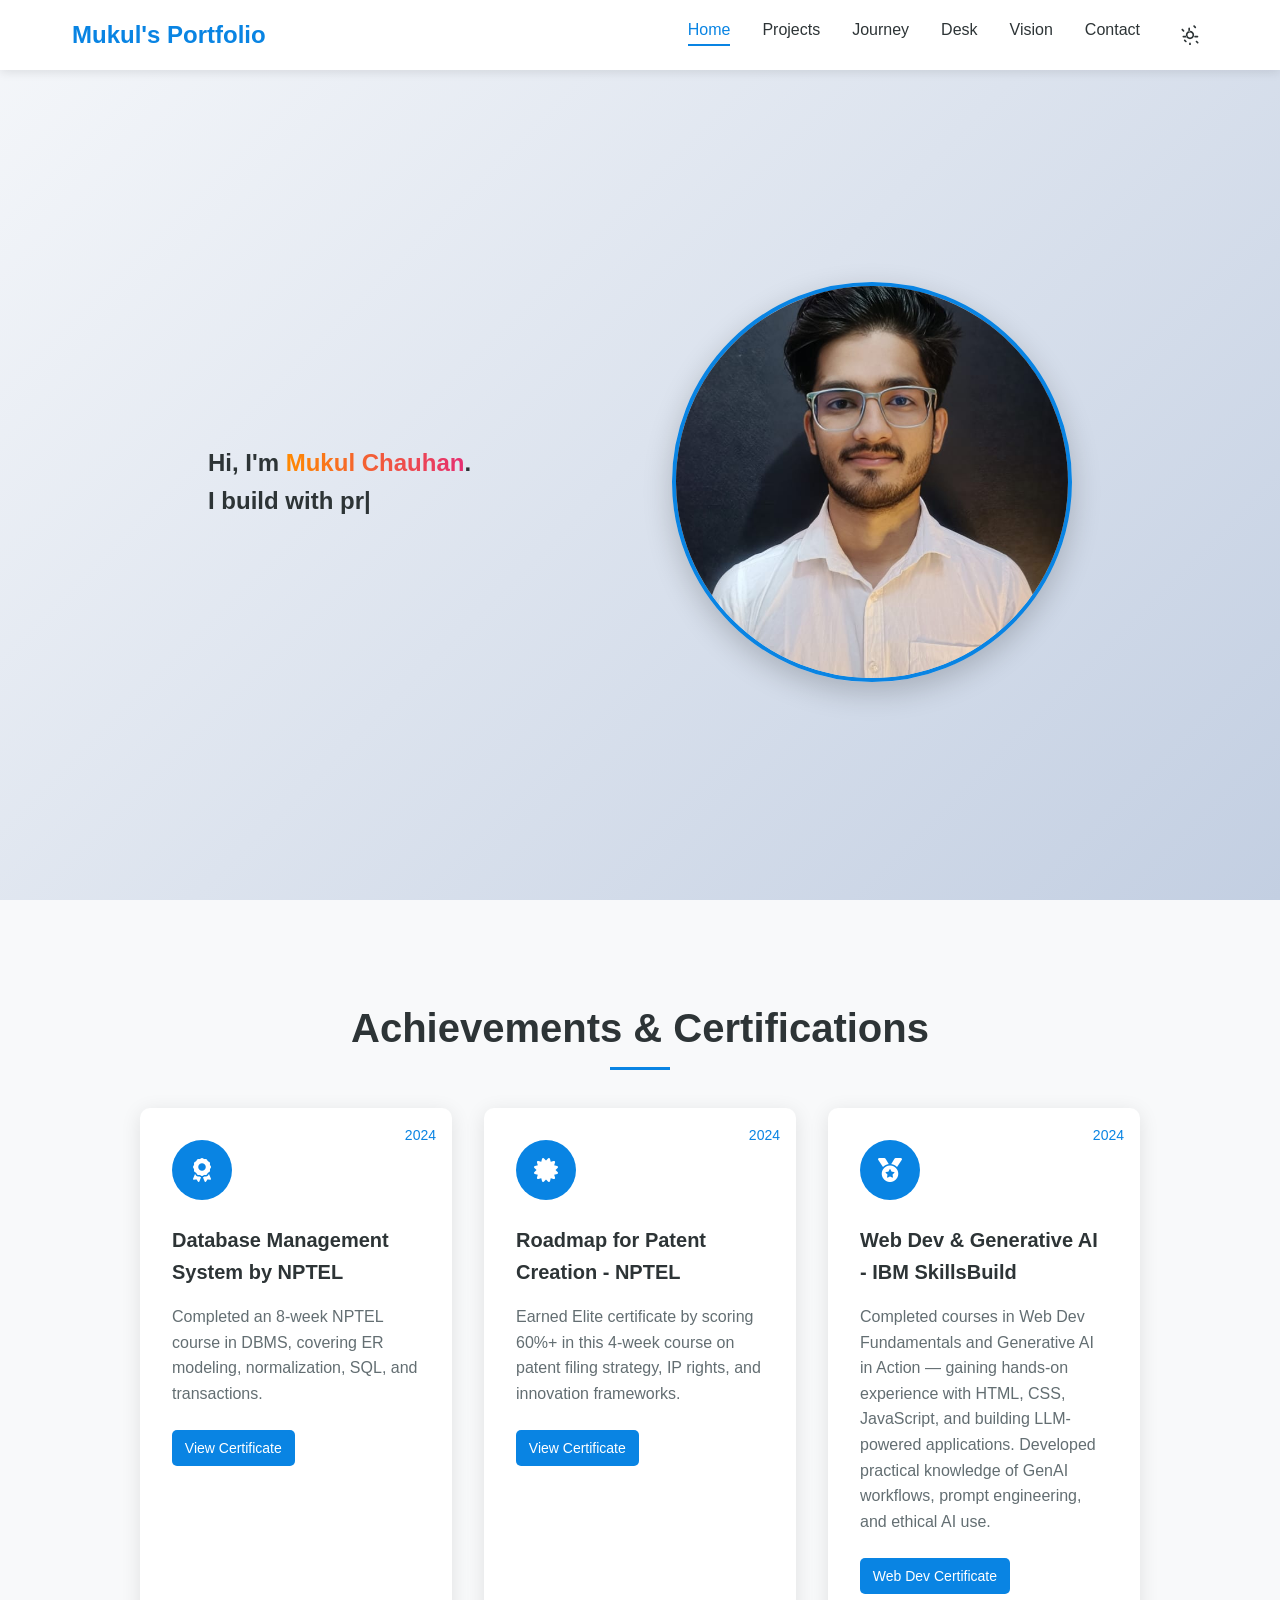
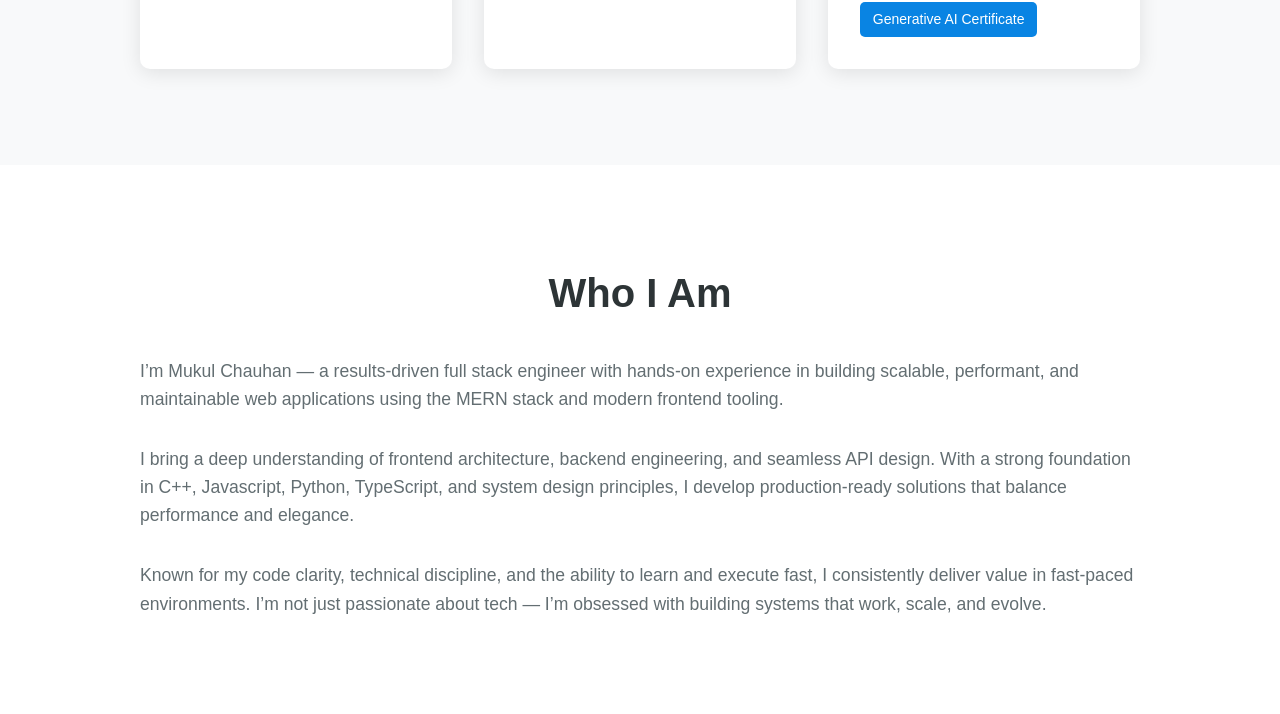
<file: index.html>
<!DOCTYPE html>
<html lang="en">
<head>
    <meta charset="UTF-8">
    <meta name="viewport" content="width=device-width, initial-scale=1.0">
    
    <!-- Primary Meta Tags -->
    <title>Mukul Chauhan | Full Stack Developer</title>
    <meta name="title" content="Mukul Chauhan | Full Stack Developer">
    <meta name="description" content="Full Stack Developer specializing in building scalable systems and web applications. Expert in React, Node.js, and cloud architecture.">
    <meta name="keywords" content="Mukul Chauhan, Full Stack Developer, Web Developer, System Architect, React, Node.js, JavaScript, Portfolio">
    <meta name="author" content="Mukul Chauhan">
    <meta name="robots" content="index, follow">
    
    <!-- Open Graph / Facebook -->
    <meta property="og:type" content="website">
    <meta property="og:url" content="https://mukulchauhan.com/">
    <meta property="og:title" content="Mukul Chauhan | Full Stack Developer & System Architect">
    <meta property="og:description" content="Full Stack Developer specializing in building scalable systems and web applications. Expert in React, Node.js, and cloud architecture.">
    <meta property="og:image" content="https://mukulchauhan.com/assets/images/og-image.jpg">

    <!-- Twitter -->
    <meta property="twitter:card" content="summary_large_image">
    <meta property="twitter:url" content="https://mukulchauhan.com/">
    <meta property="twitter:title" content="Mukul Chauhan | Full Stack Developer & System Architect">
    <meta property="twitter:description" content="Full Stack Developer specializing in building scalable systems and web applications. Expert in React, Node.js, and cloud architecture.">
    <meta property="twitter:image" content="https://mukulchauhan.com/assets/images/og-image.jpg">

    <!-- Favicon -->
    <link rel="apple-touch-icon" sizes="180x180" href="/assets/favicon/apple-touch-icon.png">
    <link rel="icon" type="image/png" sizes="32x32" href="/assets/favicon/favicon-32x32.png">
    <link rel="icon" type="image/png" sizes="16x16" href="/assets/favicon/favicon-16x16.png">
    <link rel="manifest" href="/site.webmanifest">
    <link rel="mask-icon" href="/assets/favicon/safari-pinned-tab.svg" color="#0984e3">
    <meta name="msapplication-TileColor" content="#0984e3">
    <meta name="theme-color" content="#0984e3">

    <!-- Styles -->
    <link rel="stylesheet" href="css/styles.css">
    <!-- Font Awesome -->
    <link rel="stylesheet" href="https://cdnjs.cloudflare.com/ajax/libs/font-awesome/6.4.0/css/all.min.css">
</head>
<body>
    <nav class="navbar">
        <div class="nav-content">
            <div class="logo">Mukul's Portfolio</div>
            <ul class="nav-links">
                <li><a href="index.html" class="active">Home</a></li>
                <li><a href="projects.html">Projects</a></li>
                <li><a href="journey.html">Journey</a></li>
                <li><a href="desk.html">Desk</a></li>
                <li><a href="vision.html">Vision</a></li>
                <li><a href="contact.html">Contact</a></li>
                <li>
                    <button class="theme-toggle" aria-label="Toggle theme">
                        <svg class="sun-icon" xmlns="http://www.w3.org/2000/svg" viewBox="0 0 24 24">
                            <path d="M12 17c-2.76 0-5-2.24-5-5s2.24-5 5-5 5 2.24 5 5-2.24 5-5 5zm0-8c-1.65 0-3 1.35-3 3s1.35 3 3 3 3-1.35 3-3-1.35-3-3-3zm0-2V4c0-.55-.45-1-1-1s-1 .45-1 1v3c0 .55.45 1 1 1s1-.45 1-1zm0 14c-.55 0-1 .45-1 1v3c0 .55.45 1 1 1s1-.45 1-1v-3c0-.55-.45-1-1-1zM4.93 6.35L3.51 4.93c-.39-.39-1.02-.39-1.41 0-.39.39-.39 1.02 0 1.41l1.42 1.42c.39.39 1.02.39 1.41 0 .39-.39.39-1.02 0-1.41zm14.14 14.14l1.42 1.42c.39.39 1.02.39 1.41 0 .39-.39.39-1.02 0-1.41l-1.42-1.42c-.39-.39-1.02-.39-1.41 0-.39.39-.39 1.02 0 1.41zM4 13c-.55 0-1 .45-1 1s.45 1 1 1h3c.55 0 1-.45 1-1s-.45-1-1-1H4zm14 0c-.55 0-1 .45-1 1s.45 1 1 1h3c.55 0 1-.45 1-1s-.45-1-1-1h-3zM4.93 17.65c-.39.39-.39 1.02 0 1.41l1.42 1.42c.39.39 1.02.39 1.41 0 .39-.39.39-1.02 0-1.41l-1.42-1.42c-.39-.39-1.02-.39-1.41 0zm14.14-14.14c.39-.39.39-1.02 0-1.41l-1.42-1.42c-.39-.39-1.02-.39-1.41 0-.39.39-.39 1.02 0 1.41l1.42 1.42c.39.39 1.02.39 1.41 0z"/>
                        </svg>
                        <svg class="moon-icon" xmlns="http://www.w3.org/2000/svg" viewBox="0 0 24 24" style="display: none;">
                            <path d="M12 3c-4.97 0-9 4.03-9 9s4.03 9 9 9 9-4.03 9-9c0-.46-.04-.92-.1-1.36-.98 1.37-2.58 2.26-4.4 2.26-2.98 0-5.4-2.42-5.4-5.4 0-1.81.89-3.42 2.26-4.4-.44-.06-.9-.1-1.36-.1z"/>
                        </svg>
                    </button>
                </li>
            </ul>
        </div>
    </nav>

    <section class="hero">
        <div class="hero-content">
            <div class="hero-text">
                <h1>
                    Hi, I'm <span class="highlight">Mukul Chauhan</span>.
                    <div class="typewriter-text" id="typewriter">I build with precision, overcome with persistence, and deliver with excellence.</div>
                </h1>
            </div>
            <div class="hero-image">
                <img src="./assets/images/mukki.jpg" alt="Mukul Chauhan - Full Stack Developer" class="profile-photo">
            </div>
        </div>
    </section>

    <section class="achievements">
        <div class="container">
            <h2>Achievements & Certifications</h2>
            <div class="achievements-grid">
                
                <div class="achievement-card">
                    <div class="achievement-icon">
                        <i class="fas fa-award"></i>
                    </div>
                    <h3>Database Management System by NPTEL</h3>
                    <p>Completed an 8-week NPTEL course in DBMS, covering ER modeling, normalization, SQL, and transactions.</p>
                    <a href="https://archive.nptel.ac.in/content/noc/NOC24/SEM1/Ecertificates/106/noc24-cs21/Course/NPTEL24CS21S55790011130116305.pdf" target="_blank" class="certificate-link">View Certificate</a>
                    <span class="achievement-date">2024</span>
                </div>
    
                <div class="achievement-card">
                    <div class="achievement-icon">
                        <i class="fas fa-certificate"></i>
                    </div>
                    <h3>Roadmap for Patent Creation - NPTEL</h3>
                    <p>Earned Elite certificate by scoring 60%+ in this 4-week course on patent filing strategy, IP rights, and innovation frameworks.</p>
                    <a href="https://archive.nptel.ac.in/content/noc/NOC24/SEM1/Ecertificates/127/noc24-ge29/Course/NPTEL24GE29S65790073530116305.pdf" target="_blank" class="certificate-link">View Certificate</a>
                    <span class="achievement-date">2024</span>
                </div>
    
                <div class="achievement-card">
                    <div class="achievement-icon">
                        <i class="fas fa-medal"></i>
                    </div>
                    <h3>Web Dev & Generative AI - IBM SkillsBuild</h3>
                    <p>Completed courses in Web Dev Fundamentals and Generative AI in Action — gaining hands-on experience with HTML, CSS, JavaScript, and building LLM-powered applications. Developed practical knowledge of GenAI workflows, prompt engineering, and ethical AI use.</p>
                    <a href="https://www.credly.com/badges/3b2ade57-7953-4a72-8052-108a6b579f00/public_url" target="_blank" class="certificate-link">Web Dev Certificate</a>
                    <br />
                    <a href="https://www.credly.com/badges/bd4dfed1-3cef-406b-8047-3134366af3a5/public_url" target="_blank" class="certificate-link">Generative AI Certificate</a>
                    <span class="achievement-date">2024</span>
                </div>
    
            </div>
        </div>
    </section>
    

    <section class="who-i-am">
        <div class="container">
          <h2>Who I Am</h2>
          <div class="content">
            <p>I’m Mukul Chauhan — a results-driven full stack engineer with hands-on experience in building scalable, performant, and maintainable web applications using the MERN stack and modern frontend tooling.</p>
            <p>I bring a deep understanding of frontend architecture, backend engineering, and seamless API design. With a strong foundation in C++, Javascript, Python, TypeScript, and system design principles, I develop production-ready solutions that balance performance and elegance.</p>
            <p>Known for my code clarity, technical discipline, and the ability to learn and execute fast, I consistently deliver value in fast-paced environments. I’m not just passionate about tech — I’m obsessed with building systems that work, scale, and evolve.</p>
          </div>
        </div>
      </section>
      

    <script src="js/main.js"></script>
</body>
</html>
</file>
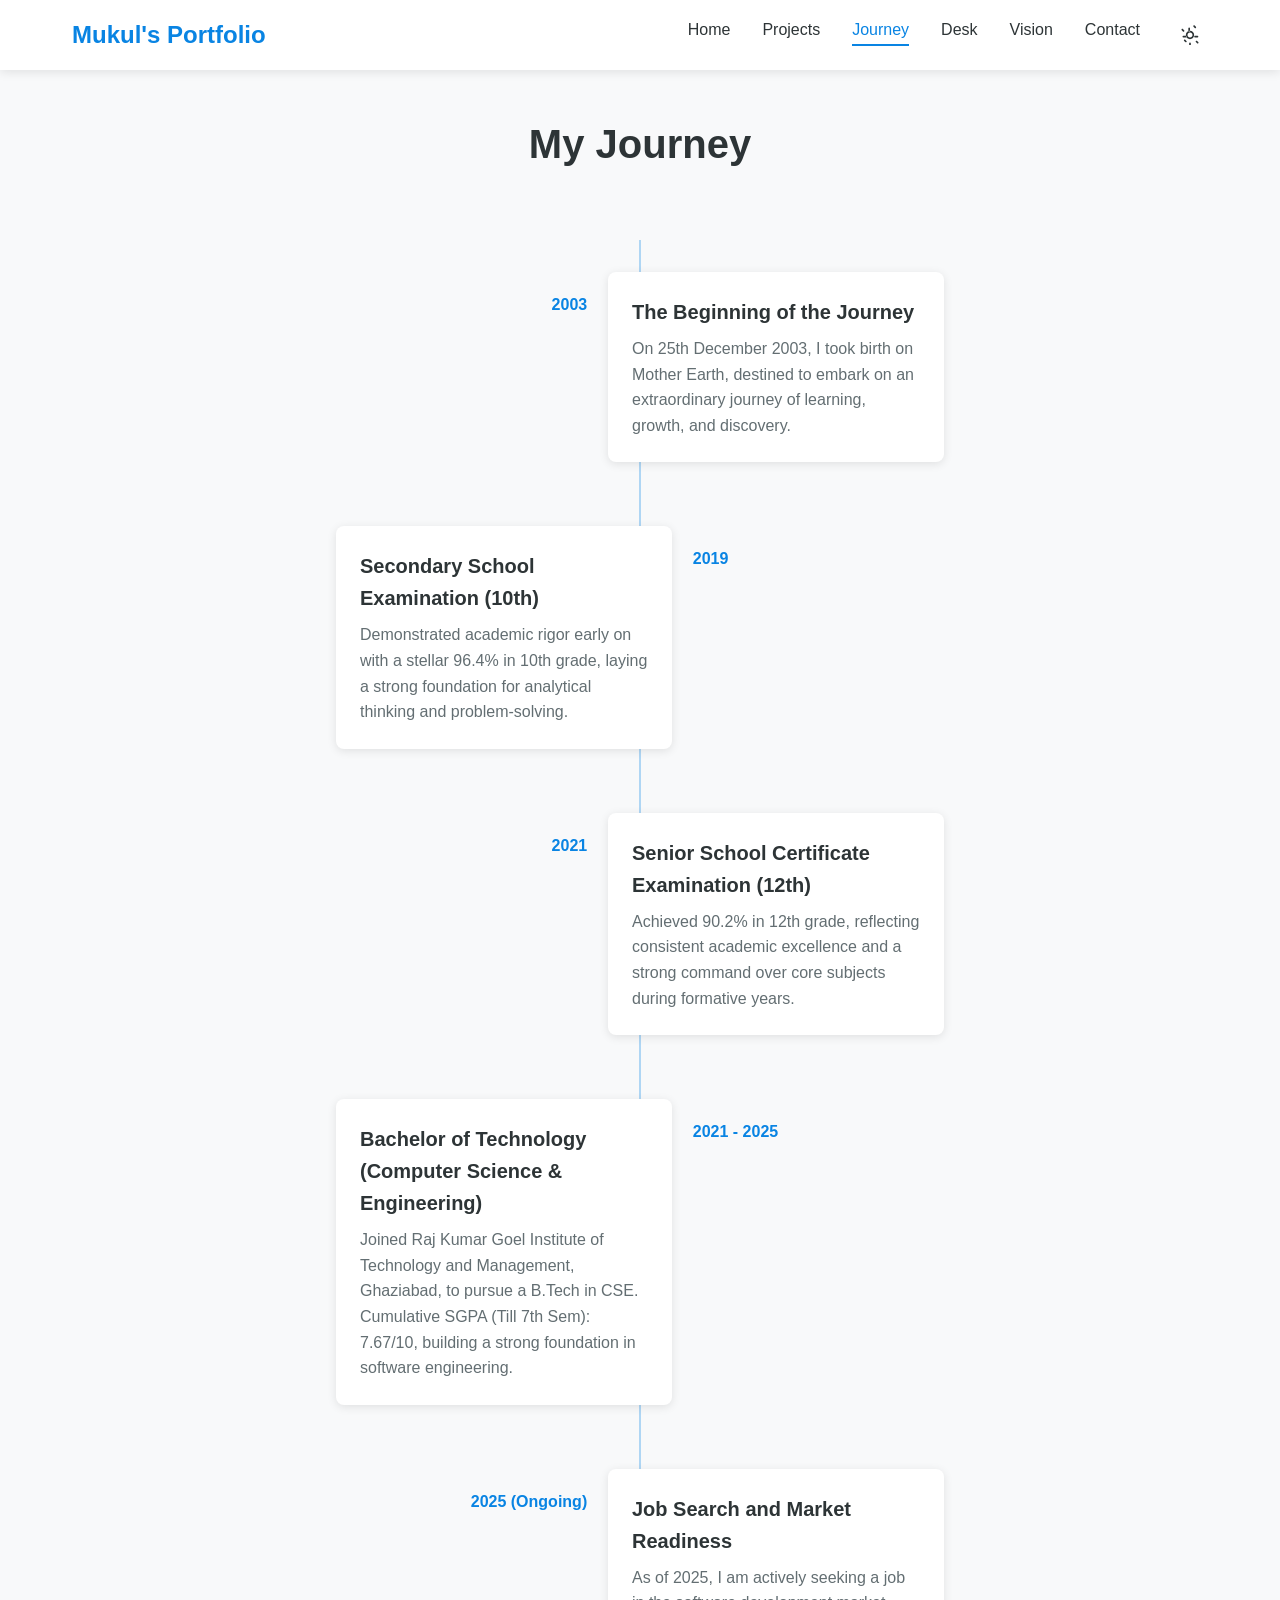
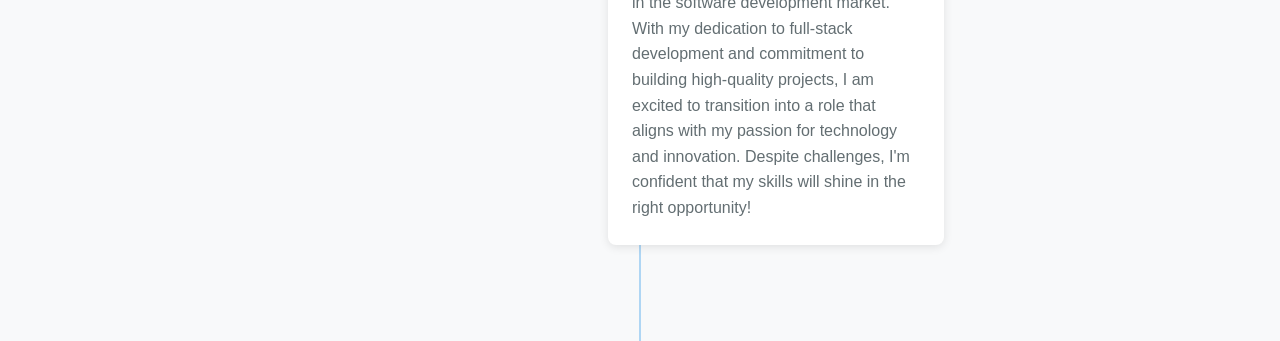
<file: journey.html>
<!DOCTYPE html>
<html lang="en">
<head>
    <meta charset="UTF-8">
    <meta name="viewport" content="width=device-width, initial-scale=1.0">
    
    <!-- Primary Meta Tags -->
    <title>My Journey | Mukul Chauhan's Tech Career</title>
    <meta name="title" content="My Journey | Mukul Chauhan's Tech Career">
    <meta name="description" content="Follow my journey from a Computer Science graduate to a Senior Full Stack Developer. Explore the milestones, challenges, and growth in my tech career.">
    <meta name="keywords" content="Mukul Chauhan, Tech Journey, Career Timeline, Software Development, Full Stack Developer, Career Growth">
    <meta name="author" content="Mukul Chauhan">
    <meta name="robots" content="index, follow">
    
    <!-- Open Graph / Facebook -->
    <meta property="og:type" content="website">
    <meta property="og:url" content="https://mukulchauhan.com/journey">
    <meta property="og:title" content="My Journey | Mukul Chauhan's Tech Career">
    <meta property="og:description" content="Follow my journey from a Computer Science graduate to a Senior Full Stack Developer. Explore the milestones, challenges, and growth in my tech career.">
    <meta property="og:image" content="https://mukulchauhan.com/assets/images/og-image.jpg">

    <!-- Twitter -->
    <meta property="twitter:card" content="summary_large_image">
    <meta property="twitter:url" content="https://mukulchauhan.com/journey">
    <meta property="twitter:title" content="My Journey | Mukul Chauhan's Tech Career">
    <meta property="twitter:description" content="Follow my journey from a Computer Science graduate to a Senior Full Stack Developer. Explore the milestones, challenges, and growth in my tech career.">
    <meta property="twitter:image" content="https://mukulchauhan.com/assets/images/og-image.jpg">

    <!-- Favicon -->
    <link rel="apple-touch-icon" sizes="180x180" href="/assets/favicon/apple-touch-icon.png">
    <link rel="icon" type="image/png" sizes="32x32" href="/assets/favicon/favicon-32x32.png">
    <link rel="icon" type="image/png" sizes="16x16" href="/assets/favicon/favicon-16x16.png">
    <link rel="manifest" href="/site.webmanifest">
    <link rel="mask-icon" href="/assets/favicon/safari-pinned-tab.svg" color="#0984e3">
    <meta name="msapplication-TileColor" content="#0984e3">
    <meta name="theme-color" content="#0984e3">

    <!-- Styles -->
    <link rel="stylesheet" href="css/styles.css">
</head>
<body>
    <nav class="navbar">
        <div class="nav-content">
            <div class="logo">Mukul's Portfolio</div>
            <ul class="nav-links">
                <li><a href="index.html">Home</a></li>
                <li><a href="projects.html">Projects</a></li>
                <li><a href="journey.html" class="active">Journey</a></li>
                <li><a href="desk.html">Desk</a></li>
                <li><a href="vision.html">Vision</a></li>
                <li><a href="contact.html">Contact</a></li>
                <li>
                    <button class="theme-toggle" aria-label="Toggle theme">
                        <svg class="sun-icon" xmlns="http://www.w3.org/2000/svg" viewBox="0 0 24 24">
                            <path d="M12 17c-2.76 0-5-2.24-5-5s2.24-5 5-5 5 2.24 5 5-2.24 5-5 5zm0-8c-1.65 0-3 1.35-3 3s1.35 3 3 3 3-1.35 3-3-1.35-3-3-3zm0-2V4c0-.55-.45-1-1-1s-1 .45-1 1v3c0 .55.45 1 1 1s1-.45 1-1zm0 14c-.55 0-1 .45-1 1v3c0 .55.45 1 1 1s1-.45 1-1v-3c0-.55-.45-1-1-1zM4.93 6.35L3.51 4.93c-.39-.39-1.02-.39-1.41 0-.39.39-.39 1.02 0 1.41l1.42 1.42c.39.39 1.02.39 1.41 0 .39-.39.39-1.02 0-1.41zm14.14 14.14l1.42 1.42c.39.39 1.02.39 1.41 0 .39-.39.39-1.02 0-1.41l-1.42-1.42c-.39-.39-1.02-.39-1.41 0-.39.39-.39 1.02 0 1.41zM4 13c-.55 0-1 .45-1 1s.45 1 1 1h3c.55 0 1-.45 1-1s-.45-1-1-1H4zm14 0c-.55 0-1 .45-1 1s.45 1 1 1h3c.55 0 1-.45 1-1s-.45-1-1-1h-3zM4.93 17.65c-.39.39-.39 1.02 0 1.41l1.42 1.42c.39.39 1.02.39 1.41 0 .39-.39.39-1.02 0-1.41l-1.42-1.42c-.39-.39-1.02-.39-1.41 0zm14.14-14.14c.39-.39.39-1.02 0-1.41l-1.42-1.42c-.39-.39-1.02-.39-1.41 0-.39.39-.39 1.02 0 1.41l1.42 1.42c.39.39 1.02.39 1.41 0z"/>
                        </svg>
                        <svg class="moon-icon" xmlns="http://www.w3.org/2000/svg" viewBox="0 0 24 24" style="display: none;">
                            <path d="M12 3c-4.97 0-9 4.03-9 9s4.03 9 9 9 9-4.03 9-9c0-.46-.04-.92-.1-1.36-.98 1.37-2.58 2.26-4.4 2.26-2.98 0-5.4-2.42-5.4-5.4 0-1.81.89-3.42 2.26-4.4-.44-.06-.9-.1-1.36-.1z"/>
                        </svg>
                    </button>
                </li>
            </ul>
        </div>
    </nav>

    <main class="journey-page">
        <h1>My Journey</h1>
        <div class="timeline">
            <div class="timeline-item">
                <div class="timeline-dot"></div>
                <div class="timeline-date">2003</div>
                <div class="timeline-content">
                    <h3>The Beginning of the Journey</h3>
                    <p>On 25th December 2003, I took birth on Mother Earth, destined to embark on an extraordinary journey of learning, growth, and discovery.</p>
                </div>
            </div>

            <div class="timeline-item">
                <div class="timeline-dot"></div>
                <div class="timeline-date">2019</div>
                <div class="timeline-content">
                    <h3>Secondary School Examination (10th)</h3>
                    <p>Demonstrated academic rigor early on with a stellar 96.4% in 10th grade, laying a strong foundation for analytical thinking and problem-solving.</p>
                </div>
            </div>

            <div class="timeline-item">
                <div class="timeline-dot"></div>
                <div class="timeline-date">2021</div>
                <div class="timeline-content">
                    <h3>Senior School Certificate Examination (12th)</h3>
                    <p>Achieved 90.2% in 12th grade, reflecting consistent academic excellence and a strong command over core subjects during formative years.</p>
                </div>
            </div>

            <div class="timeline-item">
                <div class="timeline-dot"></div>
                <div class="timeline-date">2021 - 2025</div>
                <div class="timeline-content">
                    <h3>Bachelor of Technology (Computer Science & Engineering)</h3>
                    <p>Joined Raj Kumar Goel Institute of Technology and Management, Ghaziabad, to pursue a B.Tech in CSE. Cumulative SGPA (Till 7th Sem): 7.67/10, building a strong foundation in software engineering.</p>
                </div>
            </div>

            <div class="timeline-item">
                <div class="timeline-dot"></div>
                <div class="timeline-date">2025 (Ongoing)</div>
                <div class="timeline-content">
                    <h3>Job Search and Market Readiness</h3>
                    <p>As of 2025, I am actively seeking a job in the software development market. With my dedication to full-stack development and commitment to building high-quality projects, I am excited to transition into a role that aligns with my passion for technology and innovation. Despite challenges, I'm confident that my skills will shine in the right opportunity!</p>
                </div>
            </div>
        </div>
    </main>

    <script src="js/main.js"></script>
</body>
</html>
</file>
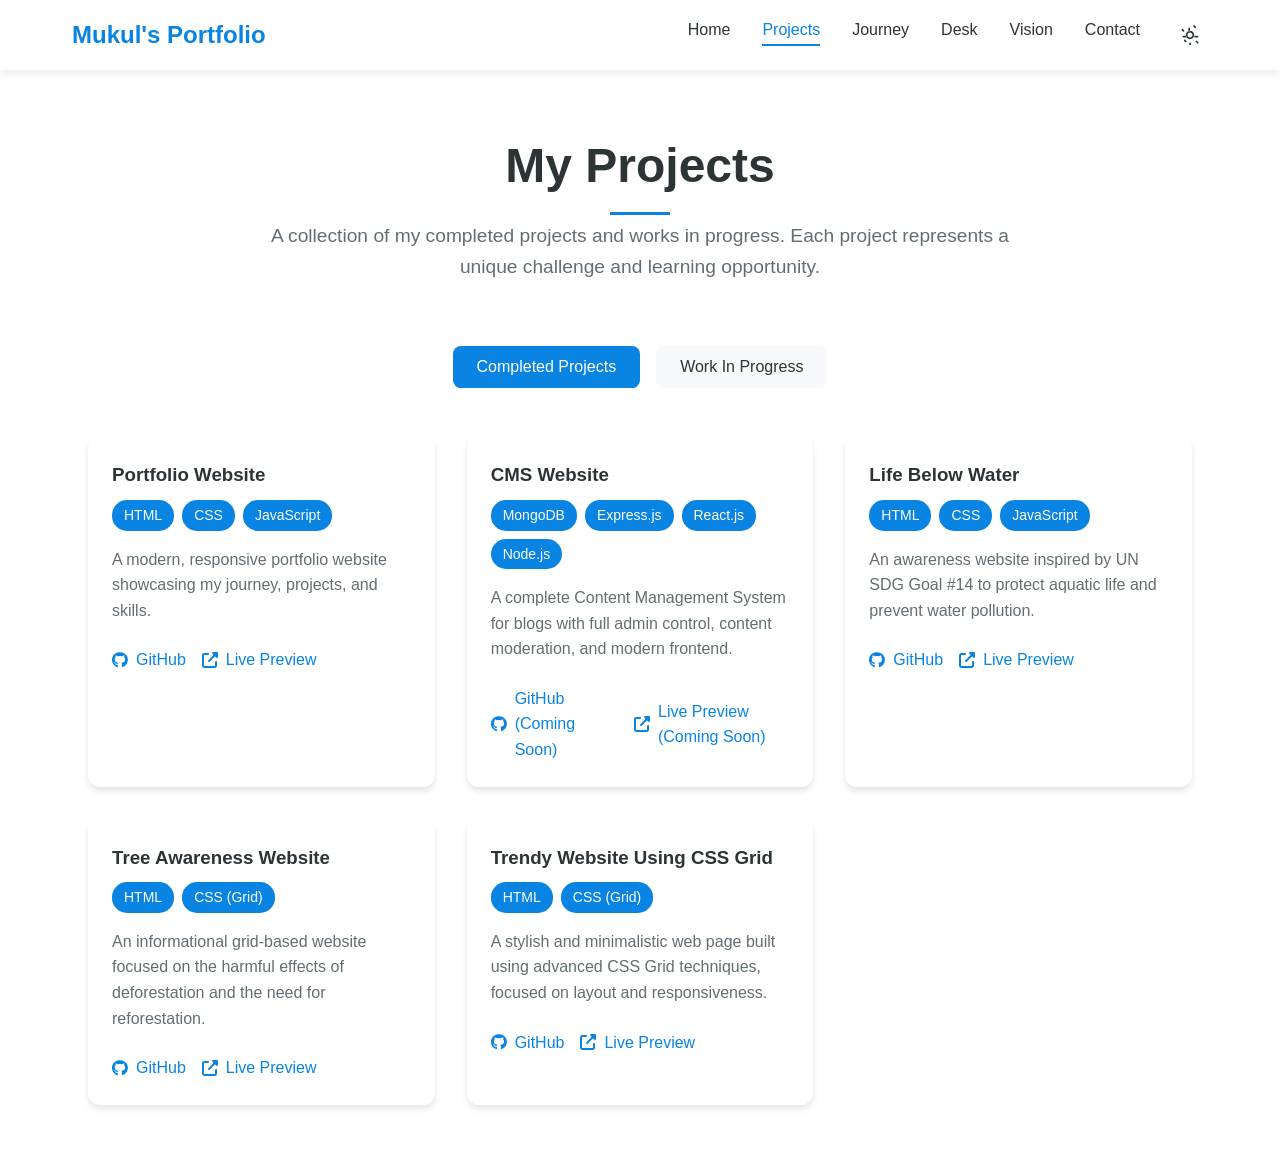
<file: projects.html>
<!DOCTYPE html>
<html lang="en">
<head>
    <meta charset="UTF-8">
    <meta name="viewport" content="width=device-width, initial-scale=1.0">
    
    <!-- Primary Meta Tags -->
    <title>Projects | Mukul Chauhan's Portfolio</title>
    <meta name="title" content="Projects | Mukul Chauhan's Portfolio">
    <meta name="description" content="Explore my portfolio of completed projects and works in progress. From web applications to AI/ML projects, see what I'm building.">
    <meta name="keywords" content="Mukul Chauhan, Projects, Portfolio, Software Developer, Web Development, AI/ML">
    <meta name="author" content="Mukul Chauhan">
    <meta name="robots" content="index, follow">
    
    <!-- Open Graph / Facebook -->
    <meta property="og:type" content="website">
    <meta property="og:url" content="https://mukulchauhan.com/projects">
    <meta property="og:title" content="Projects | Mukul Chauhan's Portfolio">
    <meta property="og:description" content="Explore my portfolio of completed projects and works in progress. From web applications to AI/ML projects, see what I'm building.">
    <meta property="og:image" content="https://mukulchauhan.com/assets/images/og-image.jpg">

    <!-- Twitter -->
    <meta property="twitter:card" content="summary_large_image">
    <meta property="twitter:url" content="https://mukulchauhan.com/projects">
    <meta property="twitter:title" content="Projects | Mukul Chauhan's Portfolio">
    <meta property="twitter:description" content="Explore my portfolio of completed projects and works in progress. From web applications to AI/ML projects, see what I'm building.">
    <meta property="twitter:image" content="https://mukulchauhan.com/assets/images/og-image.jpg">

    <!-- Favicon -->
    <link rel="apple-touch-icon" sizes="180x180" href="/assets/favicon/apple-touch-icon.png">
    <link rel="icon" type="image/png" sizes="32x32" href="/assets/favicon/favicon-32x32.png">
    <link rel="icon" type="image/png" sizes="16x16" href="/assets/favicon/favicon-16x16.png">
    <link rel="manifest" href="/site.webmanifest">
    <link rel="mask-icon" href="/assets/favicon/safari-pinned-tab.svg" color="#0984e3">
    <meta name="msapplication-TileColor" content="#0984e3">
    <meta name="theme-color" content="#0984e3">

    <!-- Styles -->
    <link rel="stylesheet" href="css/styles.css">
</head>
<body>
    <nav class="navbar">
        <div class="nav-content">
            <div class="logo">Mukul's Portfolio</div>
            <button class="hamburger" aria-label="Toggle navigation">
                <span></span>
                <span></span>
                <span></span>
            </button>
            <ul class="nav-links">
                <li><a href="index.html">Home</a></li>
                <li><a href="projects.html" class="active">Projects</a></li>
                <li><a href="journey.html">Journey</a></li>
                <li><a href="desk.html">Desk</a></li>
                <li><a href="vision.html">Vision</a></li>
                <li><a href="contact.html">Contact</a></li>
                <li>
                    <button class="theme-toggle" aria-label="Toggle theme">
                        <svg class="sun-icon" xmlns="http://www.w3.org/2000/svg" viewBox="0 0 24 24">
                            <path d="M12 17c-2.76 0-5-2.24-5-5s2.24-5 5-5 5 2.24 5 5-2.24 5-5 5zm0-8c-1.65 0-3 1.35-3 3s1.35 3 3 3 3-1.35 3-3-1.35-3-3-3zm0-2V4c0-.55-.45-1-1-1s-1 .45-1 1v3c0 .55.45 1 1 1s1-.45 1-1zm0 14c-.55 0-1 .45-1 1v3c0 .55.45 1 1 1s1-.45 1-1v-3c0-.55-.45-1-1-1zM4.93 6.35L3.51 4.93c-.39-.39-1.02-.39-1.41 0-.39.39-.39 1.02 0 1.41l1.42 1.42c.39.39 1.02.39 1.41 0 .39-.39.39-1.02 0-1.41zm14.14 14.14l1.42 1.42c.39.39 1.02.39 1.41 0 .39-.39.39-1.02 0-1.41l-1.42-1.42c-.39-.39-1.02-.39-1.41 0-.39.39-.39 1.02 0 1.41zM4 13c-.55 0-1 .45-1 1s.45 1 1 1h3c.55 0 1-.45 1-1s-.45-1-1-1H4zm14 0c-.55 0-1 .45-1 1s.45 1 1 1h3c.55 0 1-.45 1-1s-.45-1-1-1h-3zM4.93 17.65c-.39.39-.39 1.02 0 1.41l1.42 1.42c.39.39 1.02.39 1.41 0 .39-.39.39-1.02 0-1.41l-1.42-1.42c-.39-.39-1.02-.39-1.41 0zm14.14-14.14c.39-.39.39-1.02 0-1.41l-1.42-1.42c-.39-.39-1.02-.39-1.41 0-.39.39-.39 1.02 0 1.41l1.42 1.42c.39.39 1.02.39 1.41 0z"/>
                        </svg>
                        <svg class="moon-icon" xmlns="http://www.w3.org/2000/svg" viewBox="0 0 24 24" style="display: none;">
                            <path d="M12 3c-4.97 0-9 4.03-9 9s4.03 9 9 9 9-4.03 9-9c0-.46-.04-.92-.1-1.36-.98 1.37-2.58 2.26-4.4 2.26-2.98 0-5.4-2.42-5.4-5.4 0-1.81.89-3.42 2.26-4.4-.44-.06-.9-.1-1.36-.1z"/>
                        </svg>
                    </button>
                </li>
            </ul>
        </div>
    </nav>

    <main class="projects-page">
        <div class="page-header">
            <h1>My Projects</h1>
            <p class="projects-intro">A collection of my completed projects and works in progress. Each project represents a unique challenge and learning opportunity.</p>
        </div>

        <div class="tabs">
            <button class="tab-btn active" data-tab="completed">Completed Projects</button>
            <button class="tab-btn" data-tab="wip">Work In Progress</button>
        </div>

        <div class="projects-grid" id="completed-projects">
            <!-- Completed Projects -->
                <!-- Portfolio Website (Keep as is) -->
                <div class="project-card">
                    <div class="project-header">
                        <h3>Portfolio Website</h3>
                        <div class="tech-stack">
                            <span class="tech-badge">HTML</span>
                            <span class="tech-badge">CSS</span>
                            <span class="tech-badge">JavaScript</span>
                        </div>
                    </div>
                    <p class="project-description">A modern, responsive portfolio website showcasing my journey, projects, and skills.</p>
                    <div class="project-links">
                        <a href="https://github.com/mukulchauuhan/Portfolio-Website" target="_blank" class="project-link">
                            <i class="fab fa-github"></i> GitHub
                        </a>
                        <a href="https://mukulchauuhan.github.io/Portfolio-Website/" target="_blank" class="project-link">
                            <i class="fas fa-external-link-alt"></i> Live Preview
                        </a>
                    </div>
                </div>
            
                <!-- CMS Website (MERN) -->
                <div class="project-card">
                    <div class="project-header">
                        <h3>CMS Website</h3>
                        <div class="tech-stack">
                            <span class="tech-badge">MongoDB</span>
                            <span class="tech-badge">Express.js</span>
                            <span class="tech-badge">React.js</span>
                            <span class="tech-badge">Node.js</span>
                        </div>
                    </div>
                    <p class="project-description">A complete Content Management System for blogs with full admin control, content moderation, and modern frontend.</p>
                    <div class="project-links">
                        <a href="#" target="_blank" class="project-link">
                            <i class="fab fa-github"></i> GitHub (Coming Soon)
                        </a>
                        <a href="#" target="_blank" class="project-link">
                            <i class="fas fa-external-link-alt"></i> Live Preview (Coming Soon)
                        </a>
                    </div>
                </div>
            
                <!-- Life Below Water -->
                <div class="project-card">
                    <div class="project-header">
                        <h3>Life Below Water</h3>
                        <div class="tech-stack">
                            <span class="tech-badge">HTML</span>
                            <span class="tech-badge">CSS</span>
                            <span class="tech-badge">JavaScript</span>
                        </div>
                    </div>
                    <p class="project-description">An awareness website inspired by UN SDG Goal #14 to protect aquatic life and prevent water pollution.</p>
                    <div class="project-links">
                        <a href="https://github.com/mukulchauuhan/life-below-water.github.io" target="_blank" class="project-link">
                            <i class="fab fa-github"></i> GitHub
                        </a>
                        <a href="https://mukulchauuhan.github.io/life-below-water.github.io/" target="_blank" class="project-link">
                            <i class="fas fa-external-link-alt"></i> Live Preview
                        </a>
                    </div>
                </div>
            
                <!-- Tree Awareness Grid Site -->
                <div class="project-card">
                    <div class="project-header">
                        <h3>Tree Awareness Website</h3>
                        <div class="tech-stack">
                            <span class="tech-badge">HTML</span>
                            <span class="tech-badge">CSS (Grid)</span>
                        </div>
                    </div>
                    <p class="project-description">An informational grid-based website focused on the harmful effects of deforestation and the need for reforestation.</p>
                    <div class="project-links">
                        <a href="https://github.com/mukulchauuhan/Awareness-website-using-CSS-Grid/tree/main" target="_blank" class="project-link">
                            <i class="fab fa-github"></i> GitHub
                        </a>
                        <a href="https://mukulchauuhan.github.io/Awareness-website-using-CSS-Grid/" target="_blank" class="project-link">
                            <i class="fas fa-external-link-alt"></i> Live Preview
                        </a>
                    </div>
                </div>
            
                <!-- Trendy Grid Page -->
                <div class="project-card">
                    <div class="project-header">
                        <h3>Trendy Website Using CSS Grid</h3>
                        <div class="tech-stack">
                            <span class="tech-badge">HTML</span>
                            <span class="tech-badge">CSS (Grid)</span>
                        </div>
                    </div>
                    <p class="project-description">A stylish and minimalistic web page built using advanced CSS Grid techniques, focused on layout and responsiveness.</p>
                    <div class="project-links">
                        <a href="https://github.com/mukulchauuhan/Trendy-Website-Using-Grid" target="_blank" class="project-link">
                            <i class="fab fa-github"></i> GitHub
                        </a>
                        <a href="https://mukulchauuhan.github.io/Trendy-Website-Using-Grid/" target="_blank" class="project-link">
                            <i class="fas fa-external-link-alt"></i> Live Preview
                        </a>
                    </div>
                </div>
            </div>
            

        <div class="projects-grid" id="wip-projects" style="display: none;">
            <!-- Work In Progress Projects -->
            <div class="project-card wip">
                <div class="project-header">
                    <h3>E-commerce Platform</h3>
                    <div class="tech-stack">
                        <span class="tech-badge">MERN Stack</span>
                        <span class="tech-badge">Docker</span>
                        <span class="tech-badge">Git</span>
                        <span class="tech-badge">Github</span>
                    </div>
                </div>
                <p class="project-description">A full-stack e-commerce platform with real-time inventory management.</p>
                <div class="progress-container">
                    <div class="progress-bar" style="width: 65%"></div>
                    <span class="progress-text">65% Complete</span>
                </div>
                <button class="details-btn" data-project="ecommerce">View Details</button>
            </div>

            <div class="project-card wip">
                <div class="project-header">
                    <h3>TLH EdTech Platform</h3>
                    <div class="tech-stack">
                        <span class="tech-badge">MERN</span>
                        <span class="tech-badge">Docker</span>
                        <span class="tech-badge">Git</span>
                        <span class="tech-badge">Github</span>
                        <span class="tech-badge">AWS</span>
                    </div>
                </div>
                <p class="project-description">A course-selling platform under the brand, designed to deliver educational content at scale.</p>
                <div class="progress-container">
                    <div class="progress-bar" style="width: 40%"></div>
                    <span class="progress-text">40% Complete</span>
                </div>
                <button class="details-btn" data-project="ml-deployment">View Details</button>
            </div>
        </div>

        <!-- Project Details Modals -->
        <div class="modal" id="ecommerce-modal">
            <div class="modal-content">
                <span class="close-modal">&times;</span>
                <h2>E-commerce Platform Details</h2>
                <div class="modal-body">
                    <h3>Current Progress</h3>
                    <ul>
                        <li>Frontend UI/UX Design (100%)</li>
                        <li>User Authentication (90%)</li>
                        <li>Product Management (80%)</li>
                        <li>Shopping Cart (70%)</li>
                        <li>Payment Integration (40%)</li>
                        <li>Admin Dashboard (50%)</li>
                    </ul>
                    <h3>Next Steps</h3>
                    <ul>
                        <li>Implement payment gateway integration</li>
                        <li>Add order tracking system</li>
                        <li>Optimize database queries</li>
                        <li>Add analytics dashboard</li>
                    </ul>
                </div>
            </div>
        </div>

        <div class="modal" id="ml-deployment-modal">
            <div class="modal-content">
                <span class="close-modal">&times;</span>
                <h2>TLH EdTech Platform</h2>
                <div class="modal-body">
                    <h3>Current Progress</h3>
                    <ul>
                        <li>Landing Page Design and Branding (100%)</li>
                        <li>Course Listing and Filtering (85%)</li>
                        <li>User Authentication with Role-based Access (70%)</li>
                        <li>Lecture Video Upload and Streaming (60%)</li>
                        <li>Admin Dashboard with Analytics (50%)</li>
                        <li>Payment Gateway Integration (40%)</li>
                    </ul>
                    <h3>Next Steps</h3>
                    <ul>
                        <li>Complete secure payment integration (Razorpay/Stripe)</li>
                        <li>Build instructor panel with upload and stats</li>
                        <li>Enable course progress tracking for students</li>
                        <li>Deploy the platform and configure domain</li>
                        <li>Integrate email notification system</li>
                    </ul>
                </div>
            </div>
        </div>
    </main>

    <!-- Font Awesome -->
    <link rel="stylesheet" href="https://cdnjs.cloudflare.com/ajax/libs/font-awesome/6.4.0/css/all.min.css">
    <script src="js/main.js"></script>
</body>
</html>
</file>
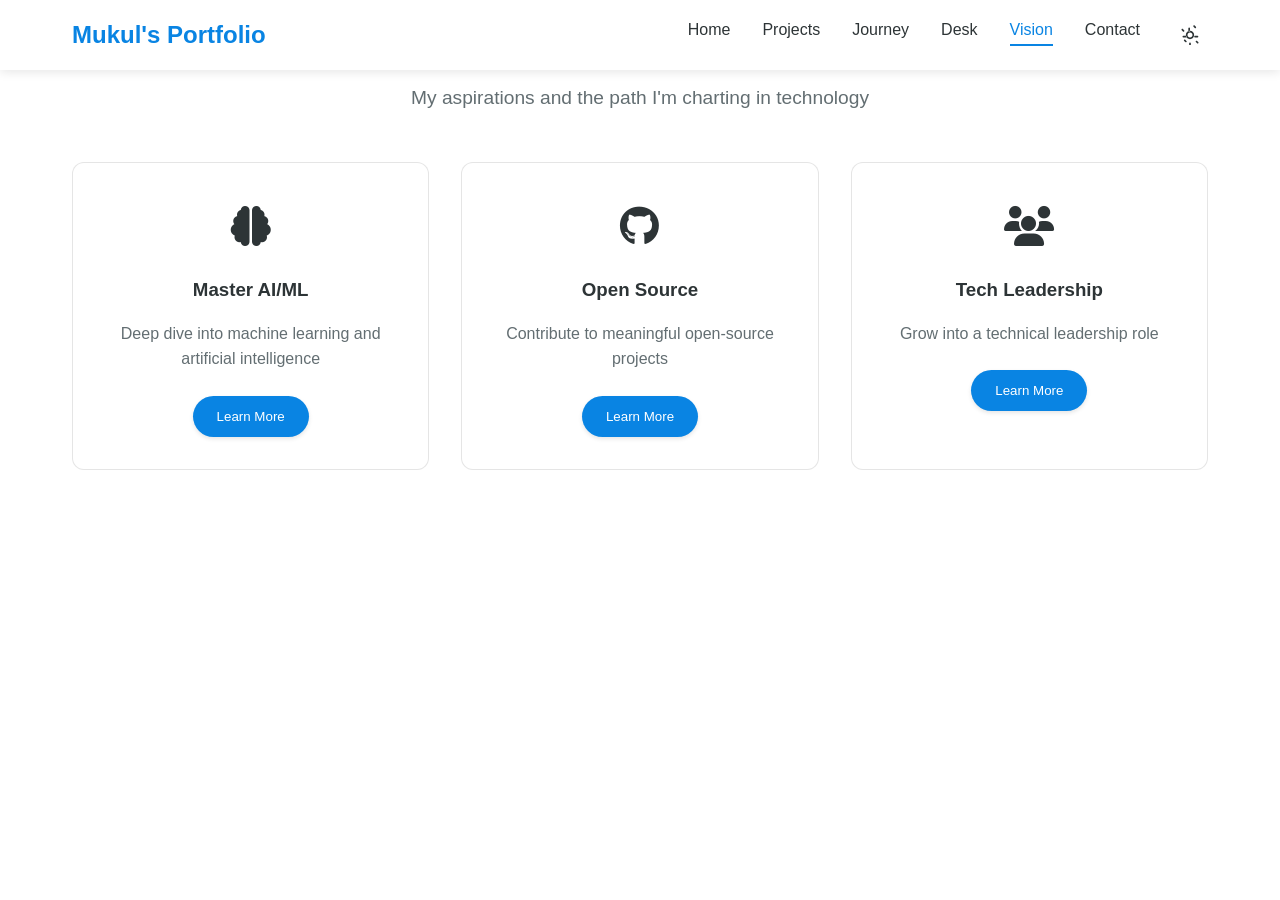
<file: vision.html>
<!DOCTYPE html>
<html lang="en">
<head>
    <meta charset="UTF-8">
    <meta name="viewport" content="width=device-width, initial-scale=1.0">
    
    <!-- Primary Meta Tags -->
    <title>Vision & Goals | Mukul Chauhan's Portfolio</title>
    <meta name="title" content="Vision & Goals | Mukul Chauhan's Portfolio">
    <meta name="description" content="Explore my vision for the future and the goals I'm working towards in technology, AI/ML, and software development.">
    <meta name="keywords" content="Mukul Chauhan, Vision, Goals, AI/ML, Technology, Software Development, Career Goals">
    <meta name="author" content="Mukul Chauhan">
    <meta name="robots" content="index, follow">
    
    <!-- Open Graph / Facebook -->
    <meta property="og:type" content="website">
    <meta property="og:url" content="https://mukulchauhan.com/vision">
    <meta property="og:title" content="Vision & Goals | Mukul Chauhan's Portfolio">
    <meta property="og:description" content="Explore my vision for the future and the goals I'm working towards in technology, AI/ML, and software development.">
    <meta property="og:image" content="https://mukulchauhan.com/assets/images/og-image.jpg">

    <!-- Twitter -->
    <meta property="twitter:card" content="summary_large_image">
    <meta property="twitter:url" content="https://mukulchauhan.com/vision">
    <meta property="twitter:title" content="Vision & Goals | Mukul Chauhan's Portfolio">
    <meta property="twitter:description" content="Explore my vision for the future and the goals I'm working towards in technology, AI/ML, and software development.">
    <meta property="twitter:image" content="https://mukulchauhan.com/assets/images/og-image.jpg">

    <!-- Favicon -->
    <link rel="apple-touch-icon" sizes="180x180" href="/assets/favicon/apple-touch-icon.png">
    <link rel="icon" type="image/png" sizes="32x32" href="/assets/favicon/favicon-32x32.png">
    <link rel="icon" type="image/png" sizes="16x16" href="/assets/favicon/favicon-16x16.png">
    <link rel="manifest" href="/site.webmanifest">
    <link rel="mask-icon" href="/assets/favicon/safari-pinned-tab.svg" color="#0984e3">
    <meta name="msapplication-TileColor" content="#0984e3">
    <meta name="theme-color" content="#0984e3">

    <!-- Styles -->
    <link rel="stylesheet" href="css/styles.css">
</head>
<body>
    <nav class="navbar">
        <div class="nav-content">
            <div class="logo">Mukul's Portfolio</div>
            <ul class="nav-links">
                <li><a href="index.html">Home</a></li>
                <li><a href="projects.html">Projects</a></li>
                <li><a href="journey.html">Journey</a></li>
                <li><a href="desk.html">Desk</a></li>
                <li><a href="vision.html" class="active">Vision</a></li>
                <li><a href="contact.html">Contact</a></li>
                <li>
                    <button class="theme-toggle" aria-label="Toggle theme">
                        <svg class="sun-icon" xmlns="http://www.w3.org/2000/svg" viewBox="0 0 24 24">
                            <path d="M12 17c-2.76 0-5-2.24-5-5s2.24-5 5-5 5 2.24 5 5-2.24 5-5 5zm0-8c-1.65 0-3 1.35-3 3s1.35 3 3 3 3-1.35 3-3-1.35-3-3-3zm0-2V4c0-.55-.45-1-1-1s-1 .45-1 1v3c0 .55.45 1 1 1s1-.45 1-1zm0 14c-.55 0-1 .45-1 1v3c0 .55.45 1 1 1s1-.45 1-1v-3c0-.55-.45-1-1-1zM4.93 6.35L3.51 4.93c-.39-.39-1.02-.39-1.41 0-.39.39-.39 1.02 0 1.41l1.42 1.42c.39.39 1.02.39 1.41 0 .39-.39.39-1.02 0-1.41zm14.14 14.14l1.42 1.42c.39.39 1.02.39 1.41 0 .39-.39.39-1.02 0-1.41l-1.42-1.42c-.39-.39-1.02-.39-1.41 0-.39.39-.39 1.02 0 1.41zM4 13c-.55 0-1 .45-1 1s.45 1 1 1h3c.55 0 1-.45 1-1s-.45-1-1-1H4zm14 0c-.55 0-1 .45-1 1s.45 1 1 1h3c.55 0 1-.45 1-1s-.45-1-1-1h-3zM4.93 17.65c-.39.39-.39 1.02 0 1.41l1.42 1.42c.39.39 1.02.39 1.41 0 .39-.39.39-1.02 0-1.41l-1.42-1.42c-.39-.39-1.02-.39-1.41 0zm14.14-14.14c.39-.39.39-1.02 0-1.41l-1.42-1.42c-.39-.39-1.02-.39-1.41 0-.39.39-.39 1.02 0 1.41l1.42 1.42c.39.39 1.02.39 1.41 0z"/>
                        </svg>
                        <svg class="moon-icon" xmlns="http://www.w3.org/2000/svg" viewBox="0 0 24 24" style="display: none;">
                            <path d="M12 3c-4.97 0-9 4.03-9 9s4.03 9 9 9 9-4.03 9-9c0-.46-.04-.92-.1-1.36-.98 1.37-2.58 2.26-4.4 2.26-2.98 0-5.4-2.42-5.4-5.4 0-1.81.89-3.42 2.26-4.4-.44-.06-.9-.1-1.36-.1z"/>
                        </svg>
                    </button>
                </li>
            </ul>
        </div>
    </nav>

    <main class="vision-page">
        <h1>Vision & Goals</h1>
        <p class="vision-intro">My aspirations and the path I'm charting in technology</p>

        <div class="goals-grid">
            <!-- AI/ML Goal -->
            <div class="goal-card" data-goal="ai-ml">
                <div class="goal-icon">
                    <i class="fas fa-brain"></i>
                </div>
                <h3>Master AI/ML</h3>
                <p>Deep dive into machine learning and artificial intelligence</p>
                <button class="learn-more">Learn More</button>
            </div>

            <!-- Cloud Architecture Goal
            <div class="goal-card" data-goal="cloud">
                <div class="goal-icon">
                    <i class="fas fa-cloud"></i>
                </div>
                <h3>Cloud Architecture</h3>
                <p>Design and implement scalable cloud solutions</p>
                <button class="learn-more">Learn More</button>
            </div> -->

            <!-- Open Source Goal -->
            <div class="goal-card" data-goal="open-source">
                <div class="goal-icon">
                    <i class="fab fa-github"></i>
                </div>
                <h3>Open Source</h3>
                <p>Contribute to meaningful open-source projects</p>
                <button class="learn-more">Learn More</button>
            </div>

            <!-- Leadership Goal -->
            <div class="goal-card" data-goal="leadership">
                <div class="goal-icon">
                    <i class="fas fa-users"></i>
                </div>
                <h3>Tech Leadership</h3>
                <p>Grow into a technical leadership role</p>
                <button class="learn-more">Learn More</button>
            </div>
        </div>

        <!-- Modals -->
        <div class="modal" id="ai-ml-modal">
            <div class="modal-content">
                <span class="close-modal">&times;</span>
                <h2>Master AI/ML</h2>
                <div class="modal-body">
                    <div class="goal-details">
                        <div class="goal-icon large">
                            <i class="fas fa-brain"></i>
                        </div>
                        <div class="goal-text">
                            <h3>Current Focus</h3>
                            <ul>
                                <li>Deep Learning with PyTorch</li>
                                <li>Natural Language Processing</li>
                                <li>Computer Vision Applications</li>
                            </ul>
                            <h3>Learning Path</h3>
                            <ul>
                                <li>Advanced ML algorithms</li>
                                <li>Neural network architectures</li>
                                <li>AI ethics and responsible AI</li>
                            </ul>
                        </div>
                    </div>
                </div>
            </div>
        </div>

        <div class="modal" id="cloud-modal">
            <div class="modal-content">
                <span class="close-modal">&times;</span>
                <h2>Cloud Architecture</h2>
                <div class="modal-body">
                    <div class="goal-details">
                        <div class="goal-icon large">
                            <i class="fas fa-cloud"></i>
                        </div>
                        <div class="goal-text">
                            <h3>Current Focus</h3>
                            <ul>
                                <li>AWS Solutions Architecture</li>
                                <li>Microservices Architecture</li>
                                <li>Serverless Computing</li>
                            </ul>
                            <h3>Learning Path</h3>
                            <ul>
                                <li>Cloud security best practices</li>
                                <li>Scalable system design</li>
                                <li>Cost optimization strategies</li>
                            </ul>
                        </div>
                    </div>
                </div>
            </div>
        </div>

        <div class="modal" id="open-source-modal">
            <div class="modal-content">
                <span class="close-modal">&times;</span>
                <h2>Open Source</h2>
                <div class="modal-body">
                    <div class="goal-details">
                        <div class="goal-icon large">
                            <i class="fab fa-github"></i>
                        </div>
                        <div class="goal-text">
                            <h3>Current Focus</h3>
                            <ul>
                                <li>Contributing to React ecosystem</li>
                                <li>Building developer tools</li>
                                <li>Documentation improvements</li>
                            </ul>
                            <h3>Learning Path</h3>
                            <ul>
                                <li>Project maintenance</li>
                                <li>Community building</li>
                                <li>Open source governance</li>
                            </ul>
                        </div>
                    </div>
                </div>
            </div>
        </div>

        <div class="modal" id="leadership-modal">
            <div class="modal-content">
                <span class="close-modal">&times;</span>
                <h2>Tech Leadership</h2>
                <div class="modal-body">
                    <div class="goal-details">
                        <div class="goal-icon large">
                            <i class="fas fa-users"></i>
                        </div>
                        <div class="goal-text">
                            <h3>Current Focus</h3>
                            <ul>
                                <li>Team mentorship</li>
                                <li>Technical decision making</li>
                                <li>Project management</li>
                            </ul>
                            <h3>Learning Path</h3>
                            <ul>
                                <li>Leadership communication</li>
                                <li>Strategic planning</li>
                                <li>Team building and culture</li>
                            </ul>
                        </div>
                    </div>
                </div>
            </div>
        </div>
    </main>

    <!-- Font Awesome -->
    <link rel="stylesheet" href="https://cdnjs.cloudflare.com/ajax/libs/font-awesome/6.4.0/css/all.min.css">
    <script src="js/main.js"></script>
</body>
</html>
</file>
<file: css/styles.css>
��/ *   T h e m e   V a r i a b l e s   * /  
 : r o o t   {  
         / *   L i g h t   T h e m e   ( d e f a u l t )   * /  
         - - b g - p r i m a r y :   # f f f ;  
         - - b g - s e c o n d a r y :   # f 8 f 9 f a ;  
         - - t e x t - p r i m a r y :   # 2 d 3 4 3 6 ;  
         - - t e x t - s e c o n d a r y :   # 6 3 6 e 7 2 ;  
         - - a c c e n t - c o l o r :   # 0 9 8 4 e 3 ;  
         - - n a v - b g :   r g b a ( 2 5 5 ,   2 5 5 ,   2 5 5 ,   0 . 9 8 ) ;  
         - - c a r d - b g :   # f f f ;  
         - - b o r d e r - c o l o r :   r g b a ( 0 ,   0 ,   0 ,   0 . 1 ) ;  
         - - s h a d o w - c o l o r :   r g b a ( 0 ,   0 ,   0 ,   0 . 1 ) ;  
         - - h e r o - g r a d i e n t :   l i n e a r - g r a d i e n t ( 1 3 5 d e g ,   # f 5 f 7 f a   0 % ,   # c 3 c f e 2   1 0 0 % ) ;  
 }  
  
 [ d a t a - t h e m e = " d a r k " ]   {  
         - - b g - p r i m a r y :   # 1 a 1 a 1 a ;  
         - - b g - s e c o n d a r y :   # 2 d 2 d 2 d ;  
         - - t e x t - p r i m a r y :   # f f f ;  
         - - t e x t - s e c o n d a r y :   # a a a ;  
         - - a c c e n t - c o l o r :   # 0 9 8 4 e 3 ;  
         - - n a v - b g :   r g b a ( 2 6 ,   2 6 ,   2 6 ,   0 . 9 8 ) ;  
         - - c a r d - b g :   # 2 d 2 d 2 d ;  
         - - b o r d e r - c o l o r :   r g b a ( 2 5 5 ,   2 5 5 ,   2 5 5 ,   0 . 1 ) ;  
         - - s h a d o w - c o l o r :   r g b a ( 0 ,   0 ,   0 ,   0 . 3 ) ;  
         - - h e r o - g r a d i e n t :   l i n e a r - g r a d i e n t ( 1 3 5 d e g ,   # 2 d 3 4 3 6   0 % ,   # 1 a 1 a 1 a   1 0 0 % ) ;  
 }  
  
 / *   R e s e t   a n d   b a s e   s t y l e s   * /  
 *   {  
         m a r g i n :   0 ;  
         p a d d i n g :   0 ;  
         b o x - s i z i n g :   b o r d e r - b o x ;  
 }  
  
 b o d y   {  
         f o n t - f a m i l y :   ' I n t e r ' ,   - a p p l e - s y s t e m ,   B l i n k M a c S y s t e m F o n t ,   s a n s - s e r i f ;  
         l i n e - h e i g h t :   1 . 6 ;  
         c o l o r :   v a r ( - - t e x t - p r i m a r y ) ;  
         o v e r f l o w - x :   h i d d e n ;  
         b a c k g r o u n d - c o l o r :   v a r ( - - b g - p r i m a r y ) ;  
 }  
  
 / *   N a v i g a t i o n   * /  
 . n a v b a r   {  
         p o s i t i o n :   f i x e d ;  
         t o p :   0 ;  
         l e f t :   0 ;  
         r i g h t :   0 ;  
         b a c k g r o u n d :   v a r ( - - b g - p r i m a r y ) ;  
         b o x - s h a d o w :   0   2 p x   1 0 p x   r g b a ( 0 ,   0 ,   0 ,   0 . 1 ) ;  
         z - i n d e x :   1 0 0 0 ;  
         p a d d i n g :   1 r e m   0 ;  
 }  
  
 . n a v - c o n t e n t   {  
         m a x - w i d t h :   1 2 0 0 p x ;  
         m a r g i n :   0   a u t o ;  
         p a d d i n g :   0   2 r e m ;  
         d i s p l a y :   f l e x ;  
         j u s t i f y - c o n t e n t :   s p a c e - b e t w e e n ;  
         a l i g n - i t e m s :   c e n t e r ;  
 }  
  
 . l o g o   {  
         f o n t - s i z e :   1 . 5 r e m ;  
         f o n t - w e i g h t :   b o l d ;  
         c o l o r :   v a r ( - - a c c e n t - c o l o r ) ;  
 }  
  
 . n a v - l i n k s   {  
         d i s p l a y :   f l e x ;  
         g a p :   2 r e m ;  
         l i s t - s t y l e :   n o n e ;  
         m a r g i n :   0 ;  
         p a d d i n g :   0 ;  
 }  
  
 . n a v - l i n k s   a   {  
         c o l o r :   v a r ( - - t e x t - p r i m a r y ) ;  
         t e x t - d e c o r a t i o n :   n o n e ;  
         f o n t - w e i g h t :   5 0 0 ;  
         t r a n s i t i o n :   c o l o r   0 . 3 s   e a s e ;  
         p o s i t i o n :   r e l a t i v e ;  
         p a d d i n g :   0 . 5 r e m   0 ;  
 }  
  
 . n a v - l i n k s   a : : a f t e r   {  
         c o n t e n t :   ' ' ;  
         p o s i t i o n :   a b s o l u t e ;  
         b o t t o m :   0 ;  
         l e f t :   0 ;  
         w i d t h :   1 0 0 % ;  
         h e i g h t :   2 p x ;  
         b a c k g r o u n d :   v a r ( - - a c c e n t - c o l o r ) ;  
         t r a n s f o r m :   s c a l e X ( 0 ) ;  
         t r a n s i t i o n :   t r a n s f o r m   0 . 3 s   e a s e ;  
         t r a n s f o r m - o r i g i n :   r i g h t ;  
 }  
  
 . n a v - l i n k s   a : h o v e r   {  
         c o l o r :   v a r ( - - a c c e n t - c o l o r ) ;  
 }  
  
 . n a v - l i n k s   a : h o v e r : : a f t e r   {  
         t r a n s f o r m :   s c a l e X ( 1 ) ;  
         t r a n s f o r m - o r i g i n :   l e f t ;  
 }  
  
 . n a v - l i n k s   a . a c t i v e   {  
         c o l o r :   v a r ( - - a c c e n t - c o l o r ) ;  
 }  
  
 . n a v - l i n k s   a . a c t i v e : : a f t e r   {  
         t r a n s f o r m :   s c a l e X ( 1 ) ;  
         t r a n s f o r m - o r i g i n :   l e f t ;  
 }  
  
 / *   H a m b u r g e r   M e n u   * /  
 . h a m b u r g e r   {  
         d i s p l a y :   n o n e ;  
         c u r s o r :   p o i n t e r ;  
         p a d d i n g :   0 . 5 r e m ;  
         b a c k g r o u n d :   n o n e ;  
         b o r d e r :   n o n e ;  
         c o l o r :   v a r ( - - t e x t - p r i m a r y ) ;  
 }  
  
 . h a m b u r g e r   s p a n   {  
         d i s p l a y :   b l o c k ;  
         w i d t h :   2 5 p x ;  
         h e i g h t :   3 p x ;  
         b a c k g r o u n d :   c u r r e n t C o l o r ;  
         m a r g i n :   5 p x   0 ;  
         t r a n s i t i o n :   0 . 3 s ;  
 }  
  
 / *   M o b i l e   N a v i g a t i o n   * /  
 @ m e d i a   ( m a x - w i d t h :   7 6 8 p x )   {  
         . h a m b u r g e r   {  
                 d i s p l a y :   b l o c k ;  
         }  
  
         . n a v - l i n k s   {  
                 p o s i t i o n :   f i x e d ;  
                 t o p :   7 0 p x ;  
                 l e f t :   0 ;  
                 r i g h t :   0 ;  
                 b a c k g r o u n d :   v a r ( - - b g - p r i m a r y ) ;  
                 f l e x - d i r e c t i o n :   c o l u m n ;  
                 a l i g n - i t e m s :   c e n t e r ;  
                 p a d d i n g :   2 r e m ;  
                 g a p :   1 . 5 r e m ;  
                 t r a n s f o r m :   t r a n s l a t e Y ( - 1 0 0 % ) ;  
                 o p a c i t y :   0 ;  
                 v i s i b i l i t y :   h i d d e n ;  
                 t r a n s i t i o n :   0 . 3 s   e a s e ;  
                 b o x - s h a d o w :   0   2 p x   1 0 p x   r g b a ( 0 ,   0 ,   0 ,   0 . 1 ) ;  
         }  
  
         . n a v - l i n k s . a c t i v e   {  
                 t r a n s f o r m :   t r a n s l a t e Y ( 0 ) ;  
                 o p a c i t y :   1 ;  
                 v i s i b i l i t y :   v i s i b l e ;  
         }  
  
         . h a m b u r g e r . a c t i v e   s p a n : n t h - c h i l d ( 1 )   {  
                 t r a n s f o r m :   r o t a t e ( 4 5 d e g )   t r a n s l a t e ( 5 p x ,   5 p x ) ;  
         }  
  
         . h a m b u r g e r . a c t i v e   s p a n : n t h - c h i l d ( 2 )   {  
                 o p a c i t y :   0 ;  
         }  
  
         . h a m b u r g e r . a c t i v e   s p a n : n t h - c h i l d ( 3 )   {  
                 t r a n s f o r m :   r o t a t e ( - 4 5 d e g )   t r a n s l a t e ( 7 p x ,   - 6 p x ) ;  
         }  
  
         / *   A d j u s t   m a i n   c o n t e n t   p a d d i n g   f o r   m o b i l e   * /  
         m a i n   {  
                 p a d d i n g - t o p :   5 r e m ;  
         }  
  
         / *   F i x   p r o j e c t   c a r d s   l a y o u t   * /  
         . p r o j e c t s - g r i d   {  
                 g r i d - t e m p l a t e - c o l u m n s :   1 f r ;  
                 g a p :   1 . 5 r e m ;  
                 p a d d i n g :   1 r e m ;  
         }  
  
         / *   A d j u s t   m o d a l   f o r   m o b i l e   * /  
         . m o d a l - c o n t e n t   {  
                 w i d t h :   9 0 % ;  
                 m a x - h e i g h t :   8 0 v h ;  
                 m a r g i n :   2 r e m   a u t o ;  
         }  
  
         / *   F i x   c o n t a c t   f o r m   l a y o u t   * /  
         . c o n t a c t - c o n t a i n e r   {  
                 g r i d - t e m p l a t e - c o l u m n s :   1 f r ;  
                 g a p :   2 r e m ;  
                 p a d d i n g :   1 r e m ;  
         }  
  
         / *   A d j u s t   v i s i o n   c a r d s   * /  
         . g o a l s - g r i d   {  
                 g r i d - t e m p l a t e - c o l u m n s :   1 f r ;  
                 g a p :   1 . 5 r e m ;  
                 p a d d i n g :   1 r e m ;  
         }  
  
         / *   F i x   d e s k   p a g e   l a y o u t   * /  
         . w o r k s p a c e - g r i d   {  
                 g r i d - t e m p l a t e - c o l u m n s :   1 f r ;  
                 g a p :   1 . 5 r e m ;  
                 p a d d i n g :   1 r e m ;  
         }  
  
         / *   A d j u s t   f o n t   s i z e s   f o r   m o b i l e   * /  
         h 1   {  
                 f o n t - s i z e :   2 r e m ;  
         }  
  
         h 2   {  
                 f o n t - s i z e :   1 . 5 r e m ;  
         }  
  
         h 3   {  
                 f o n t - s i z e :   1 . 2 5 r e m ;  
         }  
  
         p   {  
                 f o n t - s i z e :   1 r e m ;  
         }  
  
         / *   F i x   t i m e l i n e   l a y o u t   * /  
         . t i m e l i n e   {  
                 p a d d i n g :   1 r e m ;  
         }  
  
         . t i m e l i n e - i t e m   {  
                 m a r g i n - l e f t :   1 r e m ;  
         }  
  
         . t i m e l i n e - i t e m : : b e f o r e   {  
                 l e f t :   - 1 r e m ;  
         }  
  
         . n a v - l i n k s   a   {  
                 p a d d i n g :   0 . 7 5 r e m   0 ;  
                 d i s p l a y :   b l o c k ;  
                 t e x t - a l i g n :   c e n t e r ;  
         }  
  
         . n a v - l i n k s   a : : a f t e r   {  
                 b o t t o m :   0 . 5 r e m ;  
         }  
 }  
  
 / *   A d d i t i o n a l   r e s p o n s i v e   f i x e s   * /  
 @ m e d i a   ( m a x - w i d t h :   4 8 0 p x )   {  
         . n a v - c o n t e n t   {  
                 p a d d i n g :   0   1 r e m ;  
         }  
  
         . p r o j e c t - c a r d ,  
         . g o a l - c a r d ,  
         . w o r k s p a c e - c a r d   {  
                 p a d d i n g :   1 r e m ;  
         }  
  
         . t e c h - s t a c k   {  
                 f l e x - w r a p :   w r a p ;  
                 g a p :   0 . 5 r e m ;  
         }  
  
         . p r o j e c t - l i n k s   {  
                 f l e x - d i r e c t i o n :   c o l u m n ;  
                 g a p :   0 . 5 r e m ;  
         }  
  
         . p r o j e c t - l i n k   {  
                 w i d t h :   1 0 0 % ;  
                 t e x t - a l i g n :   c e n t e r ;  
         }  
 }  
  
 / *   H e r o   S e c t i o n   * /  
 . h e r o   {  
         m i n - h e i g h t :   1 0 0 v h ;  
         d i s p l a y :   f l e x ;  
         a l i g n - i t e m s :   c e n t e r ;  
         p a d d i n g :   6 r e m   2 r e m   2 r e m ;  
         b a c k g r o u n d :   v a r ( - - h e r o - g r a d i e n t ) ;  
         p o s i t i o n :   r e l a t i v e ;  
         o v e r f l o w :   h i d d e n ;  
 }  
  
 . h e r o - c o n t e n t   {  
         m a x - w i d t h :   1 2 0 0 p x ;  
         m a r g i n :   0   a u t o ;  
         d i s p l a y :   g r i d ;  
         g r i d - t e m p l a t e - c o l u m n s :   1 f r   1 f r ;  
         g a p :   4 r e m ;  
         a l i g n - i t e m s :   c e n t e r ;  
 }  
  
 . h e r o - t e x t   {  
         z - i n d e x :   1 ;  
 }  
  
 . h e r o - i m a g e   {  
         p o s i t i o n :   r e l a t i v e ;  
         d i s p l a y :   f l e x ;  
         j u s t i f y - c o n t e n t :   c e n t e r ;  
         a l i g n - i t e m s :   c e n t e r ;  
 }  
  
 . p r o f i l e - p h o t o   {  
         w i d t h :   4 0 0 p x ;  
         h e i g h t :   4 0 0 p x ;  
         b o r d e r - r a d i u s :   5 0 % ;  
         o b j e c t - f i t :   c o v e r ;  
         b o r d e r :   4 p x   s o l i d   v a r ( - - a c c e n t - c o l o r ) ;  
         b o x - s h a d o w :   0   1 0 p x   3 0 p x   r g b a ( 0 ,   0 ,   0 ,   0 . 2 ) ;  
         t r a n s i t i o n :   t r a n s f o r m   0 . 3 s   e a s e ;  
 }  
  
 . p r o f i l e - p h o t o : h o v e r   {  
         t r a n s f o r m :   s c a l e ( 1 . 0 2 ) ;  
 }  
  
 . h i g h l i g h t   {  
         b a c k g r o u n d :   l i n e a r - g r a d i e n t ( t o   r i g h t ,   # f f 8 a 0 0 ,   # e 5 2 e 7 1 ) ;  
         b a c k g r o u n d - c l i p :   t e x t ;  
         - w e b k i t - b a c k g r o u n d - c l i p :   t e x t ;  
  
         / *   f a l l b a c k   f o r   n o n - w e b k i t   * /  
         c o l o r :   t r a n s p a r e n t ;  
         - w e b k i t - t e x t - f i l l - c o l o r :   t r a n s p a r e n t ;  
         f o n t - w e i g h t :   7 0 0 ;  
 }  
  
 / *   A c h i e v e m e n t s   S e c t i o n   * /  
 . a c h i e v e m e n t s   {  
         p a d d i n g :   6 r e m   2 r e m ;  
         b a c k g r o u n d :   v a r ( - - b g - s e c o n d a r y ) ;  
 }  
  
 . a c h i e v e m e n t s   h 2   {  
         t e x t - a l i g n :   c e n t e r ;  
         m a r g i n - b o t t o m :   3 r e m ;  
         f o n t - s i z e :   2 . 5 r e m ;  
         c o l o r :   v a r ( - - t e x t - p r i m a r y ) ;  
         p o s i t i o n :   r e l a t i v e ;  
 }  
  
 . a c h i e v e m e n t s   h 2 : : a f t e r   {  
         c o n t e n t :   ' ' ;  
         p o s i t i o n :   a b s o l u t e ;  
         b o t t o m :   - 1 0 p x ;  
         l e f t :   5 0 % ;  
         t r a n s f o r m :   t r a n s l a t e X ( - 5 0 % ) ;  
         w i d t h :   6 0 p x ;  
         h e i g h t :   3 p x ;  
         b a c k g r o u n d :   v a r ( - - a c c e n t - c o l o r ) ;  
 }  
  
 . a c h i e v e m e n t s - g r i d   {  
         d i s p l a y :   g r i d ;  
         g r i d - t e m p l a t e - c o l u m n s :   r e p e a t ( a u t o - f i t ,   m i n m a x ( 3 0 0 p x ,   1 f r ) ) ;  
         g a p :   2 r e m ;  
         m a x - w i d t h :   1 2 0 0 p x ;  
         m a r g i n :   0   a u t o ;  
 }  
  
 . a c h i e v e m e n t - c a r d   {  
         b a c k g r o u n d :   v a r ( - - c a r d - b g ) ;  
         p a d d i n g :   2 r e m ;  
         b o r d e r - r a d i u s :   1 0 p x ;  
         b o x - s h a d o w :   0   4 p x   2 0 p x   v a r ( - - s h a d o w - c o l o r ) ;  
         t r a n s i t i o n :   t r a n s f o r m   0 . 3 s   e a s e ,   b o x - s h a d o w   0 . 3 s   e a s e ;  
         p o s i t i o n :   r e l a t i v e ;  
         o v e r f l o w :   h i d d e n ;  
 }  
  
 . a c h i e v e m e n t - c a r d : h o v e r   {  
         t r a n s f o r m :   t r a n s l a t e Y ( - 5 p x ) ;  
         b o x - s h a d o w :   0   8 p x   3 0 p x   v a r ( - - s h a d o w - c o l o r ) ;  
 }  
  
 . a c h i e v e m e n t - i c o n   {  
         w i d t h :   6 0 p x ;  
         h e i g h t :   6 0 p x ;  
         b a c k g r o u n d :   v a r ( - - a c c e n t - c o l o r ) ;  
         b o r d e r - r a d i u s :   5 0 % ;  
         d i s p l a y :   f l e x ;  
         a l i g n - i t e m s :   c e n t e r ;  
         j u s t i f y - c o n t e n t :   c e n t e r ;  
         m a r g i n - b o t t o m :   1 . 5 r e m ;  
 }  
  
 . a c h i e v e m e n t - i c o n   i   {  
         f o n t - s i z e :   1 . 5 r e m ;  
         c o l o r :   w h i t e ;  
 }  
  
 . a c h i e v e m e n t - c a r d   h 3   {  
         f o n t - s i z e :   1 . 2 5 r e m ;  
         m a r g i n - b o t t o m :   1 r e m ;  
         c o l o r :   v a r ( - - t e x t - p r i m a r y ) ;  
 }  
  
 . a c h i e v e m e n t - c a r d   p   {  
         c o l o r :   v a r ( - - t e x t - s e c o n d a r y ) ;  
         m a r g i n - b o t t o m :   1 r e m ;  
         l i n e - h e i g h t :   1 . 6 ;  
 }  
  
 . a c h i e v e m e n t - d a t e   {  
         p o s i t i o n :   a b s o l u t e ;  
         t o p :   1 r e m ;  
         r i g h t :   1 r e m ;  
         f o n t - s i z e :   0 . 8 7 5 r e m ;  
         c o l o r :   v a r ( - - a c c e n t - c o l o r ) ;  
         f o n t - w e i g h t :   5 0 0 ;  
 }  
  
 . c e r t i f i c a t e - l i n k   {  
         d i s p l a y :   i n l i n e - b l o c k ;  
         m a r g i n - t o p :   0 . 5 r e m ;  
         p a d d i n g :   0 . 4 r e m   0 . 8 r e m ;  
         f o n t - s i z e :   0 . 8 7 5 r e m ;  
         b a c k g r o u n d - c o l o r :   v a r ( - - a c c e n t - c o l o r ) ;  
         c o l o r :   # f f f ;  
         b o r d e r - r a d i u s :   5 p x ;  
         t e x t - d e c o r a t i o n :   n o n e ;  
         t r a n s i t i o n :   b a c k g r o u n d - c o l o r   0 . 3 s   e a s e ;  
 }  
  
 . c e r t i f i c a t e - l i n k : h o v e r   {  
         b a c k g r o u n d - c o l o r :   # f f 6 3 4 7 ;   / *   o r   a n y   h o v e r   t o n e   t h a t   m a t c h e s   y o u r   b r a n d   * /  
 }  
  
  
 / *   R e s p o n s i v e   D e s i g n   * /  
 @ m e d i a   ( m a x - w i d t h :   1 0 2 4 p x )   {  
         . h e r o - c o n t e n t   {  
                 g r i d - t e m p l a t e - c o l u m n s :   1 f r ;  
                 t e x t - a l i g n :   c e n t e r ;  
                 g a p :   2 r e m ;  
         }  
  
         . p r o f i l e - p h o t o   {  
                 w i d t h :   3 0 0 p x ;  
                 h e i g h t :   3 0 0 p x ;  
         }  
  
         . a c h i e v e m e n t s - g r i d   {  
                 g r i d - t e m p l a t e - c o l u m n s :   r e p e a t ( a u t o - f i t ,   m i n m a x ( 2 5 0 p x ,   1 f r ) ) ;  
         }  
 }  
  
 @ m e d i a   ( m a x - w i d t h :   7 6 8 p x )   {  
         . h e r o   {  
                 p a d d i n g :   5 r e m   1 r e m   2 r e m ;  
         }  
  
         . p r o f i l e - p h o t o   {  
                 w i d t h :   2 5 0 p x ;  
                 h e i g h t :   2 5 0 p x ;  
         }  
  
         . a c h i e v e m e n t s   {  
                 p a d d i n g :   4 r e m   1 r e m ;  
         }  
  
         . a c h i e v e m e n t s   h 2   {  
                 f o n t - s i z e :   2 r e m ;  
         }  
 }  
  
 @ m e d i a   ( m a x - w i d t h :   4 8 0 p x )   {  
         . p r o f i l e - p h o t o   {  
                 w i d t h :   2 0 0 p x ;  
                 h e i g h t :   2 0 0 p x ;  
         }  
  
         . a c h i e v e m e n t - c a r d   {  
                 p a d d i n g :   1 . 5 r e m ;  
         }  
 }  
  
 / *   W h o   I   A m   S e c t i o n   * /  
 . w h o - i - a m   {  
         p a d d i n g :   6 r e m   2 r e m ;  
         b a c k g r o u n d :   v a r ( - - b g - p r i m a r y ) ;  
 }  
  
 . c o n t a i n e r   {  
         m a x - w i d t h :   1 0 0 0 p x ;  
         m a r g i n :   0   a u t o ;  
 }  
  
 . w h o - i - a m   h 2   {  
         f o n t - s i z e :   2 . 5 r e m ;  
         m a r g i n - b o t t o m :   2 r e m ;  
         c o l o r :   v a r ( - - t e x t - p r i m a r y ) ;  
         t e x t - a l i g n :   c e n t e r ;  
 }  
  
 . c o n t e n t   {  
         d i s p l a y :   g r i d ;  
         g a p :   2 r e m ;  
         f o n t - s i z e :   1 . 1 r e m ;  
         c o l o r :   v a r ( - - t e x t - s e c o n d a r y ) ;  
 }  
  
 / *   P r o j e c t s   P a g e   * /  
 . p r o j e c t s - p a g e   {  
         p a d d i n g :   8 r e m   2 r e m   4 r e m ;  
         m a x - w i d t h :   1 2 0 0 p x ;  
         m a r g i n :   0   a u t o ;  
         m i n - h e i g h t :   1 0 0 v h ;  
 }  
  
 . p a g e - h e a d e r   {  
         t e x t - a l i g n :   c e n t e r ;  
         m a r g i n - b o t t o m :   4 r e m ;  
         p a d d i n g :   0   1 r e m ;  
 }  
  
 . p a g e - h e a d e r   h 1   {  
         f o n t - s i z e :   3 r e m ;  
         m a r g i n - b o t t o m :   1 . 5 r e m ;  
         c o l o r :   v a r ( - - t e x t - p r i m a r y ) ;  
         p o s i t i o n :   r e l a t i v e ;  
         d i s p l a y :   i n l i n e - b l o c k ;  
 }  
  
 . p a g e - h e a d e r   h 1 : : a f t e r   {  
         c o n t e n t :   ' ' ;  
         p o s i t i o n :   a b s o l u t e ;  
         b o t t o m :   - 1 0 p x ;  
         l e f t :   5 0 % ;  
         t r a n s f o r m :   t r a n s l a t e X ( - 5 0 % ) ;  
         w i d t h :   6 0 p x ;  
         h e i g h t :   3 p x ;  
         b a c k g r o u n d :   v a r ( - - a c c e n t - c o l o r ) ;  
 }  
  
 . p r o j e c t s - i n t r o   {  
         f o n t - s i z e :   1 . 2 r e m ;  
         c o l o r :   v a r ( - - t e x t - s e c o n d a r y ) ;  
         m a x - w i d t h :   8 0 0 p x ;  
         m a r g i n :   0   a u t o ;  
         l i n e - h e i g h t :   1 . 6 ;  
 }  
  
 . t a b s   {  
         d i s p l a y :   f l e x ;  
         j u s t i f y - c o n t e n t :   c e n t e r ;  
         g a p :   1 r e m ;  
         m a r g i n - b o t t o m :   3 r e m ;  
         p a d d i n g :   0   1 r e m ;  
 }  
  
 . t a b - b t n   {  
         p a d d i n g :   0 . 7 5 r e m   1 . 5 r e m ;  
         f o n t - s i z e :   1 r e m ;  
         f o n t - w e i g h t :   5 0 0 ;  
         c o l o r :   v a r ( - - t e x t - p r i m a r y ) ;  
         b a c k g r o u n d :   v a r ( - - b g - s e c o n d a r y ) ;  
         b o r d e r :   n o n e ;  
         b o r d e r - r a d i u s :   8 p x ;  
         c u r s o r :   p o i n t e r ;  
         t r a n s i t i o n :   a l l   0 . 3 s   e a s e ;  
         p o s i t i o n :   r e l a t i v e ;  
         o v e r f l o w :   h i d d e n ;  
 }  
  
 . t a b - b t n : : a f t e r   {  
         c o n t e n t :   ' ' ;  
         p o s i t i o n :   a b s o l u t e ;  
         b o t t o m :   0 ;  
         l e f t :   0 ;  
         w i d t h :   1 0 0 % ;  
         h e i g h t :   2 p x ;  
         b a c k g r o u n d :   v a r ( - - a c c e n t - c o l o r ) ;  
         t r a n s f o r m :   s c a l e X ( 0 ) ;  
         t r a n s i t i o n :   t r a n s f o r m   0 . 3 s   e a s e ;  
         t r a n s f o r m - o r i g i n :   r i g h t ;  
 }  
  
 . t a b - b t n : h o v e r   {  
         b a c k g r o u n d :   v a r ( - - c a r d - b g ) ;  
         c o l o r :   v a r ( - - a c c e n t - c o l o r ) ;  
 }  
  
 . t a b - b t n : h o v e r : : a f t e r   {  
         t r a n s f o r m :   s c a l e X ( 1 ) ;  
         t r a n s f o r m - o r i g i n :   l e f t ;  
 }  
  
 . t a b - b t n . a c t i v e   {  
         b a c k g r o u n d :   v a r ( - - a c c e n t - c o l o r ) ;  
         c o l o r :   w h i t e ;  
 }  
  
 . t a b - b t n . a c t i v e : : a f t e r   {  
         t r a n s f o r m :   s c a l e X ( 1 ) ;  
 }  
  
 . p r o j e c t s - g r i d   {  
         d i s p l a y :   g r i d ;  
         g r i d - t e m p l a t e - c o l u m n s :   r e p e a t ( a u t o - f i t ,   m i n m a x ( 3 0 0 p x ,   1 f r ) ) ;  
         g a p :   2 r e m ;  
         p a d d i n g :   0   1 r e m ;  
 }  
  
 / *   P r o j e c t   C a r d   * /  
 . p r o j e c t - c a r d   {  
         b a c k g r o u n d :   v a r ( - - c a r d - b g ) ;  
         b o r d e r - r a d i u s :   1 2 p x ;  
         p a d d i n g :   1 . 5 r e m ;  
         b o x - s h a d o w :   0   4 p x   6 p x   v a r ( - - s h a d o w - c o l o r ) ;  
         t r a n s i t i o n :   t r a n s f o r m   0 . 3 s   e a s e ,   b o x - s h a d o w   0 . 3 s   e a s e ;  
 }  
  
 . p r o j e c t - c a r d : h o v e r   {  
         t r a n s f o r m :   t r a n s l a t e Y ( - 5 p x ) ;  
         b o x - s h a d o w :   0   6 p x   1 2 p x   v a r ( - - s h a d o w - c o l o r ) ;  
 }  
  
 . p r o j e c t - h e a d e r   {  
         m a r g i n - b o t t o m :   1 r e m ;  
 }  
  
 . p r o j e c t - h e a d e r   h 3   {  
         c o l o r :   v a r ( - - t e x t - p r i m a r y ) ;  
         m a r g i n - b o t t o m :   0 . 5 r e m ;  
 }  
  
 . t e c h - s t a c k   {  
         d i s p l a y :   f l e x ;  
         f l e x - w r a p :   w r a p ;  
         g a p :   0 . 5 r e m ;  
 }  
  
 . t e c h - b a d g e   {  
         b a c k g r o u n d :   v a r ( - - a c c e n t - c o l o r ) ;  
         c o l o r :   w h i t e ;  
         f o n t - w e i g h t :   5 0 0 ;  
         p a d d i n g :   0 . 2 5 r e m   0 . 7 5 r e m ;  
         b o r d e r - r a d i u s :   1 5 p x ;  
         f o n t - s i z e :   0 . 8 7 5 r e m ;  
 }  
  
 . p r o j e c t - d e s c r i p t i o n   {  
         c o l o r :   v a r ( - - t e x t - s e c o n d a r y ) ;  
         m a r g i n - b o t t o m :   1 . 5 r e m ;  
         l i n e - h e i g h t :   1 . 6 ;  
 }  
  
 . p r o j e c t - l i n k s   {  
         d i s p l a y :   f l e x ;  
         g a p :   1 r e m ;  
 }  
  
 . p r o j e c t - l i n k   {  
         c o l o r :   v a r ( - - a c c e n t - c o l o r ) ;  
         t e x t - d e c o r a t i o n :   n o n e ;  
         d i s p l a y :   f l e x ;  
         a l i g n - i t e m s :   c e n t e r ;  
         g a p :   0 . 5 r e m ;  
         t r a n s i t i o n :   c o l o r   0 . 3 s   e a s e ;  
 }  
  
 . p r o j e c t - l i n k : h o v e r   {  
         c o l o r :   v a r ( - - a c c e n t - d a r k ) ;  
 }  
  
 / *   W I P   P r o j e c t   C a r d   * /  
 . p r o j e c t - c a r d . w i p   {  
         b o r d e r :   1 p x   s o l i d   v a r ( - - b o r d e r - c o l o r ) ;  
 }  
  
 . p r o g r e s s - c o n t a i n e r   {  
         b a c k g r o u n d :   v a r ( - - b g - p r i m a r y ) ;  
         b o r d e r - r a d i u s :   1 0 p x ;  
         h e i g h t :   8 p x ;  
         m a r g i n :   1 r e m   0 ;  
         o v e r f l o w :   h i d d e n ;  
         p o s i t i o n :   r e l a t i v e ;  
 }  
  
 . p r o g r e s s - b a r   {  
         b a c k g r o u n d :   v a r ( - - a c c e n t - c o l o r ) ;  
         h e i g h t :   1 0 0 % ;  
         b o r d e r - r a d i u s :   1 0 p x ;  
         t r a n s i t i o n :   w i d t h   0 . 3 s   e a s e ;  
 }  
  
 . p r o g r e s s - t e x t   {  
         c o l o r :   v a r ( - - t e x t - s e c o n d a r y ) ;  
         f o n t - s i z e :   0 . 8 7 5 r e m ;  
         m a r g i n - t o p :   0 . 5 r e m ;  
         d i s p l a y :   b l o c k ;  
 }  
  
 . d e t a i l s - b t n   {  
         b a c k g r o u n d :   v a r ( - - b g - p r i m a r y ) ;  
         c o l o r :   v a r ( - - t e x t - p r i m a r y ) ;  
         b o r d e r :   1 p x   s o l i d   v a r ( - - b o r d e r - c o l o r ) ;  
         p a d d i n g :   0 . 5 r e m   1 r e m ;  
         b o r d e r - r a d i u s :   6 p x ;  
         c u r s o r :   p o i n t e r ;  
         t r a n s i t i o n :   a l l   0 . 3 s   e a s e ;  
         w i d t h :   1 0 0 % ;  
         m a r g i n - t o p :   1 r e m ;  
 }  
  
 . d e t a i l s - b t n : h o v e r   {  
         b a c k g r o u n d :   v a r ( - - a c c e n t - c o l o r ) ;  
         c o l o r :   w h i t e ;  
         b o r d e r - c o l o r :   v a r ( - - a c c e n t - c o l o r ) ;  
 }  
  
 / *   M o d a l   * /  
 . m o d a l   {  
         p o s i t i o n :   f i x e d ;  
         t o p :   0 ;  
         l e f t :   0 ;  
         w i d t h :   1 0 0 % ;  
         h e i g h t :   1 0 0 % ;  
         b a c k g r o u n d :   r g b a ( 0 ,   0 ,   0 ,   0 . 5 ) ;  
         d i s p l a y :   f l e x ;  
         a l i g n - i t e m s :   c e n t e r ;  
         j u s t i f y - c o n t e n t :   c e n t e r ;  
         o p a c i t y :   0 ;  
         v i s i b i l i t y :   h i d d e n ;  
         t r a n s i t i o n :   a l l   0 . 3 s   e a s e ;  
 }  
  
 . m o d a l . a c t i v e   {  
         o p a c i t y :   1 ;  
         v i s i b i l i t y :   v i s i b l e ;  
 }  
  
 . m o d a l - c o n t e n t   {  
         b a c k g r o u n d :   v a r ( - - b g - p r i m a r y ) ;  
         p a d d i n g :   2 r e m ;  
         b o r d e r - r a d i u s :   8 p x ;  
         m a x - w i d t h :   9 0 % ;  
         m a x - h e i g h t :   9 0 v h ;  
         o v e r f l o w - y :   a u t o ;  
         p o s i t i o n :   r e l a t i v e ;  
         t r a n s f o r m :   t r a n s l a t e Y ( 2 0 p x ) ;  
         t r a n s i t i o n :   t r a n s f o r m   0 . 3 s   e a s e ;  
 }  
  
 . m o d a l . a c t i v e   . m o d a l - c o n t e n t   {  
         t r a n s f o r m :   t r a n s l a t e Y ( 0 ) ;  
 }  
  
 . c l o s e - m o d a l   {  
         p o s i t i o n :   a b s o l u t e ;  
         t o p :   1 r e m ;  
         r i g h t :   1 r e m ;  
         f o n t - s i z e :   1 . 5 r e m ;  
         c o l o r :   v a r ( - - t e x t - s e c o n d a r y ) ;  
         c u r s o r :   p o i n t e r ;  
         t r a n s i t i o n :   c o l o r   0 . 3 s   e a s e ;  
 }  
  
 . c l o s e - m o d a l : h o v e r   {  
         c o l o r :   v a r ( - - t e x t - p r i m a r y ) ;  
 }  
  
 . m o d a l - b o d y   {  
         m a r g i n - t o p :   1 . 5 r e m ;  
 }  
  
 . m o d a l - b o d y   h 3   {  
         c o l o r :   v a r ( - - t e x t - p r i m a r y ) ;  
         m a r g i n :   1 . 5 r e m   0   1 r e m ;  
 }  
  
 . m o d a l - b o d y   u l   {  
         l i s t - s t y l e :   n o n e ;  
         p a d d i n g :   0 ;  
         m a r g i n :   0 ;  
 }  
  
 . m o d a l - b o d y   l i   {  
         c o l o r :   v a r ( - - t e x t - s e c o n d a r y ) ;  
         m a r g i n - b o t t o m :   0 . 5 r e m ;  
         p a d d i n g - l e f t :   1 . 5 r e m ;  
         p o s i t i o n :   r e l a t i v e ;  
 }  
  
 . m o d a l - b o d y   l i : : b e f o r e   {  
         c o n t e n t :   " " " ;  
         c o l o r :   v a r ( - - a c c e n t - c o l o r ) ;  
         p o s i t i o n :   a b s o l u t e ;  
         l e f t :   0 ;  
 }  
  
 / *   J o u r n e y   P a g e   * /  
 . j o u r n e y - p a g e   {  
         p a d d i n g - t o p :   8 0 p x ;  
         m i n - h e i g h t :   1 0 0 v h ;  
         b a c k g r o u n d :   v a r ( - - b g - s e c o n d a r y ) ;  
 }  
  
 . j o u r n e y - p a g e   h 1   {  
         t e x t - a l i g n :   c e n t e r ;  
         m a r g i n :   2 r e m   0   4 r e m ;  
         c o l o r :   v a r ( - - t e x t - p r i m a r y ) ;  
         f o n t - s i z e :   2 . 5 r e m ;  
 }  
  
 / *   T i m e l i n e   * /  
 . t i m e l i n e   {  
         p o s i t i o n :   r e l a t i v e ;  
         m a x - w i d t h :   8 0 0 p x ;  
         m a r g i n :   0   a u t o ;  
         p a d d i n g :   2 r e m ;  
 }  
  
 . t i m e l i n e : : b e f o r e   {  
         c o n t e n t :   ' ' ;  
         p o s i t i o n :   a b s o l u t e ;  
         w i d t h :   2 p x ;  
         b a c k g r o u n d :   v a r ( - - a c c e n t - c o l o r ) ;  
         t o p :   0 ;  
         b o t t o m :   0 ;  
         l e f t :   5 0 % ;  
         t r a n s f o r m :   t r a n s l a t e X ( - 5 0 % ) ;  
         o p a c i t y :   0 . 3 ;  
 }  
  
 . t i m e l i n e - i t e m   {  
         p o s i t i o n :   r e l a t i v e ;  
         m a r g i n - b o t t o m :   4 r e m ;  
         w i d t h :   1 0 0 % ;  
         o p a c i t y :   0 ;  
         t r a n s f o r m :   t r a n s l a t e Y ( 3 0 p x ) ;  
         t r a n s i t i o n :   a l l   0 . 6 s   c u b i c - b e z i e r ( 0 . 4 ,   0 ,   0 . 2 ,   1 ) ;  
 }  
  
 . t i m e l i n e - i t e m . v i s i b l e   {  
         o p a c i t y :   1 ;  
         t r a n s f o r m :   t r a n s l a t e Y ( 0 ) ;  
 }  
  
 . t i m e l i n e - i t e m : n t h - c h i l d ( o d d )   . t i m e l i n e - c o n t e n t   {  
         m a r g i n - l e f t :   a u t o ;  
         m a r g i n - r i g h t :   4 r e m ;  
         t r a n s f o r m :   t r a n s l a t e X ( 3 0 p x ) ;  
 }  
  
 . t i m e l i n e - i t e m : n t h - c h i l d ( e v e n )   . t i m e l i n e - c o n t e n t   {  
         m a r g i n - l e f t :   4 r e m ;  
         t r a n s f o r m :   t r a n s l a t e X ( - 3 0 p x ) ;  
 }  
  
 . t i m e l i n e - i t e m . v i s i b l e   . t i m e l i n e - c o n t e n t   {  
         t r a n s f o r m :   t r a n s l a t e X ( 0 ) ;  
 }  
  
 . t i m e l i n e - d o t   {  
         p o s i t i o n :   a b s o l u t e ;  
         w i d t h :   1 6 p x ;  
         h e i g h t :   1 6 p x ;  
         b a c k g r o u n d :   v a r ( - - a c c e n t - c o l o r ) ;  
         b o r d e r - r a d i u s :   5 0 % ;  
         l e f t :   5 0 % ;  
         t r a n s f o r m :   t r a n s l a t e X ( - 5 0 % )   s c a l e ( 0 ) ;  
         t o p :   2 5 p x ;  
         t r a n s i t i o n :   t r a n s f o r m   0 . 4 s   c u b i c - b e z i e r ( 0 . 4 ,   0 ,   0 . 2 ,   1 ) ;  
         b o x - s h a d o w :   0   0   0   4 p x   v a r ( - - b g - p r i m a r y ) ;  
 }  
  
 . t i m e l i n e - i t e m . v i s i b l e   . t i m e l i n e - d o t   {  
         t r a n s f o r m :   t r a n s l a t e X ( - 5 0 % )   s c a l e ( 1 ) ;  
 }  
  
 . t i m e l i n e - d a t e   {  
         p o s i t i o n :   a b s o l u t e ;  
         t o p :   2 0 p x ;  
         f o n t - w e i g h t :   b o l d ;  
         c o l o r :   v a r ( - - a c c e n t - c o l o r ) ;  
         o p a c i t y :   0 ;  
         t r a n s f o r m :   t r a n s l a t e Y ( 1 0 p x ) ;  
         t r a n s i t i o n :   a l l   0 . 4 s   c u b i c - b e z i e r ( 0 . 4 ,   0 ,   0 . 2 ,   1 ) ;  
 }  
  
 . t i m e l i n e - i t e m . v i s i b l e   . t i m e l i n e - d a t e   {  
         o p a c i t y :   1 ;  
         t r a n s f o r m :   t r a n s l a t e Y ( 0 ) ;  
 }  
  
 . t i m e l i n e - i t e m : n t h - c h i l d ( o d d )   . t i m e l i n e - d a t e   {  
         r i g h t :   5 5 % ;  
         t e x t - a l i g n :   r i g h t ;  
         p a d d i n g - r i g h t :   1 r e m ;  
 }  
  
 . t i m e l i n e - i t e m : n t h - c h i l d ( e v e n )   . t i m e l i n e - d a t e   {  
         l e f t :   5 5 % ;  
         p a d d i n g - l e f t :   1 r e m ;  
 }  
  
 . t i m e l i n e - c o n t e n t   {  
         b a c k g r o u n d :   v a r ( - - c a r d - b g ) ;  
         p a d d i n g :   1 . 5 r e m ;  
         b o r d e r - r a d i u s :   8 p x ;  
         b o x - s h a d o w :   0   2 p x   1 0 p x   v a r ( - - s h a d o w - c o l o r ) ;  
         w i d t h :   c a l c ( 5 0 %   -   2 r e m ) ;  
         p o s i t i o n :   r e l a t i v e ;  
         t r a n s i t i o n :   t r a n s f o r m   0 . 6 s   c u b i c - b e z i e r ( 0 . 4 ,   0 ,   0 . 2 ,   1 ) ;  
 }  
  
 . t i m e l i n e - c o n t e n t   h 3   {  
         c o l o r :   v a r ( - - t e x t - p r i m a r y ) ;  
         m a r g i n - b o t t o m :   0 . 5 r e m ;  
         f o n t - s i z e :   1 . 2 5 r e m ;  
 }  
  
 . t i m e l i n e - c o n t e n t   p   {  
         c o l o r :   v a r ( - - t e x t - s e c o n d a r y ) ;  
         l i n e - h e i g h t :   1 . 6 ;  
         m a r g i n :   0 ;  
 }  
  
 / *   T i m e l i n e   A n i m a t i o n   C l a s s e s   * /  
 @ k e y f r a m e s   f a d e I n U p   {  
         f r o m   {  
                 o p a c i t y :   0 ;  
                 t r a n s f o r m :   t r a n s l a t e Y ( 2 0 p x ) ;  
         }  
         t o   {  
                 o p a c i t y :   1 ;  
                 t r a n s f o r m :   t r a n s l a t e Y ( 0 ) ;  
         }  
 }  
  
 . f a d e - u p   {  
         a n i m a t i o n :   f a d e I n U p   0 . 5 s   e a s e   f o r w a r d s ;  
 }  
  
 / *   D e s k   P a g e   * /  
 . d e s k - p a g e   {  
         p a d d i n g :   8 r e m   2 r e m   4 r e m ;  
         m a x - w i d t h :   1 4 0 0 p x ;  
         m a r g i n :   0   a u t o ;  
 }  
  
 . p a g e - h e a d e r   {  
         t e x t - a l i g n :   c e n t e r ;  
         m a r g i n - b o t t o m :   4 r e m ;  
 }  
  
 . p a g e - h e a d e r   h 1   {  
         f o n t - s i z e :   3 r e m ;  
         m a r g i n - b o t t o m :   1 r e m ;  
         c o l o r :   v a r ( - - t e x t - p r i m a r y ) ;  
 }  
  
 . d e s k - i n t r o   {  
         f o n t - s i z e :   1 . 2 r e m ;  
         c o l o r :   v a r ( - - t e x t - s e c o n d a r y ) ;  
         m a x - w i d t h :   8 0 0 p x ;  
         m a r g i n :   0   a u t o ;  
         l i n e - h e i g h t :   1 . 6 ;  
 }  
  
 . w o r k s p a c e - g r i d   {  
         m a r g i n - t o p :   3 r e m ;  
         d i s p l a y :   g r i d ;  
         g r i d - t e m p l a t e - c o l u m n s :   r e p e a t ( a u t o - f i t ,   m i n m a x ( 3 5 0 p x ,   1 f r ) ) ;  
         g a p :   2 r e m ;  
         m a r g i n - b o t t o m :   3 r e m ;  
 }  
  
 . w o r k s p a c e - c a r d   {  
         b a c k g r o u n d :   v a r ( - - c a r d - b g ) ;  
         b o r d e r - r a d i u s :   1 2 p x ;  
         p a d d i n g :   2 r e m ;  
         b o x - s h a d o w :   0   4 p x   6 p x   r g b a ( 0 ,   0 ,   0 ,   0 . 1 ) ;  
         t r a n s i t i o n :   t r a n s f o r m   0 . 3 s   e a s e ,   b o x - s h a d o w   0 . 3 s   e a s e ;  
 }  
  
 . t e c h - s t a c k   {  
         m a r g i n - t o p :   1 0 p x ;  
 }  
  
 . w o r k s p a c e - c a r d : h o v e r   {  
         t r a n s f o r m :   t r a n s l a t e Y ( - 5 p x ) ;  
         b o x - s h a d o w :   0   6 p x   1 2 p x   r g b a ( 0 ,   0 ,   0 ,   0 . 1 5 ) ;  
 }  
  
 . w o r k s p a c e - c a r d   h 2   {  
         f o n t - s i z e :   1 . 5 r e m ;  
         m a r g i n - b o t t o m :   1 . 5 r e m ;  
         c o l o r :   v a r ( - - t e x t - p r i m a r y ) ;  
         d i s p l a y :   f l e x ;  
         a l i g n - i t e m s :   c e n t e r ;  
         g a p :   0 . 5 r e m ;  
 }  
  
 . w o r k s p a c e - c a r d   h 2   i   {  
         c o l o r :   v a r ( - - a c c e n t - c o l o r ) ;  
 }  
  
 / *   H a r d w a r e   S e t u p   S t y l e s   * /  
 . s e t u p - d e t a i l s   {  
         d i s p l a y :   g r i d ;  
         g a p :   1 . 5 r e m ;  
 }  
  
 . s e t u p - i t e m   h 3   {  
         f o n t - s i z e :   1 . 2 r e m ;  
         m a r g i n - b o t t o m :   1 r e m ;  
         c o l o r :   v a r ( - - t e x t - p r i m a r y ) ;  
 }  
  
 . s e t u p - i t e m   u l   {  
         l i s t - s t y l e :   n o n e ;  
         p a d d i n g :   0 ;  
 }  
  
 . s e t u p - i t e m   l i   {  
         m a r g i n - b o t t o m :   0 . 5 r e m ;  
         c o l o r :   v a r ( - - t e x t - s e c o n d a r y ) ;  
         d i s p l a y :   f l e x ;  
         a l i g n - i t e m s :   c e n t e r ;  
         g a p :   0 . 5 r e m ;  
 }  
  
 . s e t u p - i t e m   s t r o n g   {  
         c o l o r :   v a r ( - - t e x t - p r i m a r y ) ;  
         m i n - w i d t h :   1 0 0 p x ;  
 }  
  
 / *   D e v e l o p m e n t   T o o l s   S t y l e s   * /  
 . t o o l s - g r i d   {  
         d i s p l a y :   g r i d ;  
         g a p :   1 . 5 r e m ;  
 }  
  
 . t o o l - c a t e g o r y   h 3   {  
         f o n t - s i z e :   1 . 1 r e m ;  
         m a r g i n - b o t t o m :   1 r e m ;  
         c o l o r :   v a r ( - - t e x t - p r i m a r y ) ;  
 }  
  
 . t o o l - c a t e g o r y   u l   {  
         l i s t - s t y l e :   n o n e ;  
         p a d d i n g :   0 ;  
 }  
  
 . t o o l - c a t e g o r y   l i   {  
         m a r g i n - b o t t o m :   0 . 7 5 r e m ;  
         c o l o r :   v a r ( - - t e x t - s e c o n d a r y ) ;  
         d i s p l a y :   f l e x ;  
         a l i g n - i t e m s :   c e n t e r ;  
         g a p :   0 . 7 5 r e m ;  
 }  
  
 . t o o l - c a t e g o r y   i   {  
         c o l o r :   v a r ( - - a c c e n t - c o l o r ) ;  
         w i d t h :   2 0 p x ;  
 }  
  
 / *   P r o d u c t i v i t y   T o o l s   S t y l e s   * /  
 . p r o d u c t i v i t y - t o o l s   {  
         d i s p l a y :   g r i d ;  
         g a p :   1 . 5 r e m ;  
 }  
  
 . t o o l - i t e m   h 3   {  
         f o n t - s i z e :   1 . 1 r e m ;  
         m a r g i n - b o t t o m :   1 r e m ;  
         c o l o r :   v a r ( - - t e x t - p r i m a r y ) ;  
 }  
  
 . t o o l - i t e m   u l   {  
         l i s t - s t y l e :   n o n e ;  
         p a d d i n g :   0 ;  
 }  
  
 . t o o l - i t e m   l i   {  
         m a r g i n - b o t t o m :   0 . 7 5 r e m ;  
         c o l o r :   v a r ( - - t e x t - s e c o n d a r y ) ;  
         d i s p l a y :   f l e x ;  
         a l i g n - i t e m s :   c e n t e r ;  
         g a p :   0 . 7 5 r e m ;  
 }  
  
 . t o o l - i t e m   i   {  
         c o l o r :   v a r ( - - a c c e n t - c o l o r ) ;  
         w i d t h :   2 0 p x ;  
 }  
  
 / *   T e r m i n a l   W i n d o w   S t y l e s   * /  
 . t e r m i n a l - w i n d o w   {  
         b a c k g r o u n d :   v a r ( - - t e r m i n a l - b g ) ;  
         b o r d e r - r a d i u s :   8 p x ;  
         o v e r f l o w :   h i d d e n ;  
         m a r g i n - t o p :   3 r e m ;  
         b o x - s h a d o w :   0   4 p x   6 p x   r g b a ( 0 ,   0 ,   0 ,   0 . 1 ) ;  
 }  
  
 . t e r m i n a l - h e a d e r   {  
         b a c k g r o u n d :   v a r ( - - t e r m i n a l - h e a d e r - b g ) ;  
         p a d d i n g :   0 . 7 5 r e m ;  
         d i s p l a y :   f l e x ;  
         a l i g n - i t e m s :   c e n t e r ;  
         g a p :   0 . 5 r e m ;  
 }  
  
 . t e r m i n a l - b u t t o n s   {  
         d i s p l a y :   f l e x ;  
         g a p :   0 . 5 r e m ;  
 }  
  
 . t e r m i n a l - b u t t o n   {  
         w i d t h :   1 2 p x ;  
         h e i g h t :   1 2 p x ;  
         b o r d e r - r a d i u s :   5 0 % ;  
 }  
  
 . t e r m i n a l - b u t t o n . c l o s e   {   b a c k g r o u n d :   # f f 5 f 5 6 ;   }  
 . t e r m i n a l - b u t t o n . m i n i m i z e   {   b a c k g r o u n d :   # f f b d 2 e ;   }  
 . t e r m i n a l - b u t t o n . m a x i m i z e   {   b a c k g r o u n d :   # 2 7 c 9 3 f ;   }  
  
 . t e r m i n a l - t i t l e   {  
         c o l o r :   v a r ( - - t e x t - s e c o n d a r y ) ;  
         f o n t - s i z e :   0 . 9 r e m ;  
         m a r g i n - l e f t :   1 r e m ;  
 }  
  
 . t e r m i n a l - c o n t e n t   {  
         p a d d i n g :   1 r e m ;  
         f o n t - f a m i l y :   ' F i r a   C o d e ' ,   m o n o s p a c e ;  
 }  
  
 . c o m m a n d - l i n e   {  
         d i s p l a y :   f l e x ;  
         a l i g n - i t e m s :   c e n t e r ;  
         g a p :   0 . 5 r e m ;  
         c o l o r :   v a r ( - - t e x t - p r i m a r y ) ;  
 }  
  
 . p r o m p t   {  
         c o l o r :   v a r ( - - a c c e n t - c o l o r ) ;  
 }  
  
 . c u r s o r   {  
         a n i m a t i o n :   b l i n k   1 s   i n f i n i t e ;  
 }  
  
 @ k e y f r a m e s   b l i n k   {  
         0 % ,   1 0 0 %   {   o p a c i t y :   1 ;   }  
         5 0 %   {   o p a c i t y :   0 ;   }  
 }  
  
 / *   R e s p o n s i v e   D e s i g n   * /  
 @ m e d i a   ( m a x - w i d t h :   1 0 2 4 p x )   {  
         . w o r k s p a c e - g r i d   {  
                 g r i d - t e m p l a t e - c o l u m n s :   r e p e a t ( a u t o - f i t ,   m i n m a x ( 3 0 0 p x ,   1 f r ) ) ;  
         }  
 }  
  
 @ m e d i a   ( m a x - w i d t h :   7 6 8 p x )   {  
         . d e s k - p a g e   {  
                 p a d d i n g :   6 r e m   1 r e m   3 r e m ;  
         }  
  
         . p a g e - h e a d e r   h 1   {  
                 f o n t - s i z e :   2 . 5 r e m ;  
         }  
  
         . w o r k s p a c e - c a r d   {  
                 p a d d i n g :   1 . 5 r e m ;  
         }  
  
         . s e t u p - d e t a i l s ,  
         . t o o l s - g r i d ,  
         . p r o d u c t i v i t y - t o o l s   {  
                 g a p :   1 r e m ;  
         }  
 }  
  
 @ m e d i a   ( m a x - w i d t h :   4 8 0 p x )   {  
         . d e s k - p a g e   {  
                 p a d d i n g :   5 r e m   1 r e m   2 r e m ;  
         }  
  
         . p a g e - h e a d e r   h 1   {  
                 f o n t - s i z e :   2 r e m ;  
         }  
  
         . w o r k s p a c e - g r i d   {  
                 g r i d - t e m p l a t e - c o l u m n s :   1 f r ;  
         }  
  
         . w o r k s p a c e - c a r d   {  
                 p a d d i n g :   1 . 2 5 r e m ;  
         }  
 }  
  
 / *   T h e m e   T o g g l e   B u t t o n   * /  
 . t h e m e - t o g g l e   {  
         b a c k g r o u n d :   n o n e ;  
         b o r d e r :   n o n e ;  
         c u r s o r :   p o i n t e r ;  
         p a d d i n g :   0 . 5 r e m ;  
         d i s p l a y :   f l e x ;  
         a l i g n - i t e m s :   c e n t e r ;  
         c o l o r :   v a r ( - - t e x t - p r i m a r y ) ;  
         t r a n s i t i o n :   c o l o r   0 . 3 s   e a s e ;  
 }  
  
 . t h e m e - t o g g l e : h o v e r   {  
         c o l o r :   v a r ( - - a c c e n t - c o l o r ) ;  
 }  
  
 . t h e m e - t o g g l e   s v g   {  
         w i d t h :   2 0 p x ;  
         h e i g h t :   2 0 p x ;  
         f i l l :   c u r r e n t C o l o r ;  
 }  
  
 / *   V i s i o n   P a g e   * /  
 . v i s i o n - p a g e   {  
         p a d d i n g :   2 r e m ;  
         m a x - w i d t h :   1 2 0 0 p x ;  
         m a r g i n :   0   a u t o ;  
 }  
  
 . v i s i o n - i n t r o   {  
         t e x t - a l i g n :   c e n t e r ;  
         c o l o r :   v a r ( - - t e x t - s e c o n d a r y ) ;  
         m a r g i n - b o t t o m :   3 r e m ;  
         f o n t - s i z e :   1 . 2 r e m ;  
 }  
  
 / *   G o a l s   G r i d   * /  
 . g o a l s - g r i d   {  
         d i s p l a y :   g r i d ;  
         g r i d - t e m p l a t e - c o l u m n s :   r e p e a t ( a u t o - f i t ,   m i n m a x ( 2 8 0 p x ,   1 f r ) ) ;  
         g a p :   2 r e m ;  
         m a r g i n - t o p :   2 r e m ;  
 }  
  
 . g o a l - c a r d   {  
         b a c k g r o u n d :   v a r ( - - c a r d - b g ) ;  
         b o r d e r - r a d i u s :   1 2 p x ;  
         p a d d i n g :   2 r e m ;  
         t e x t - a l i g n :   c e n t e r ;  
         t r a n s i t i o n :   t r a n s f o r m   0 . 3 s   e a s e ,   b o x - s h a d o w   0 . 3 s   e a s e ;  
         c u r s o r :   p o i n t e r ;  
         b o r d e r :   1 p x   s o l i d   v a r ( - - b o r d e r - c o l o r ) ;  
 }  
  
 . g o a l - c a r d : h o v e r   {  
         t r a n s f o r m :   t r a n s l a t e Y ( - 5 p x ) ;  
         b o x - s h a d o w :   0   1 0 p x   2 0 p x   r g b a ( 0 ,   0 ,   0 ,   0 . 1 ) ;  
 }  
  
 . g o a l - i c o n   {  
         f o n t - s i z e :   2 . 5 r e m ;  
         c o l o r :   v a r ( - - p r i m a r y - c o l o r ) ;  
         m a r g i n - b o t t o m :   1 r e m ;  
 }  
  
 . g o a l - c a r d   h 3   {  
         m a r g i n :   1 r e m   0 ;  
         c o l o r :   v a r ( - - t e x t - p r i m a r y ) ;  
 }  
  
 . g o a l - c a r d   p   {  
         c o l o r :   v a r ( - - t e x t - s e c o n d a r y ) ;  
         m a r g i n - b o t t o m :   1 . 5 r e m ;  
 }  
  
 . l e a r n - m o r e   {  
         b a c k g r o u n d :   v a r ( - - a c c e n t - c o l o r ) ;  
         c o l o r :   w h i t e ;  
         b o r d e r :   n o n e ;  
         p a d d i n g :   0 . 8 r e m   1 . 5 r e m ;  
         b o r d e r - r a d i u s :   2 5 p x ;  
         c u r s o r :   p o i n t e r ;  
         t r a n s i t i o n :   a l l   0 . 3 s   e a s e ;  
         f o n t - w e i g h t :   5 0 0 ;  
         b o x - s h a d o w :   0   2 p x   4 p x   r g b a ( 0 ,   0 ,   0 ,   0 . 1 ) ;  
 }  
  
 . l e a r n - m o r e : h o v e r   {  
         b a c k g r o u n d :   v a r ( - - a c c e n t - d a r k ) ;  
         t r a n s f o r m :   t r a n s l a t e Y ( - 2 p x ) ;  
         b o x - s h a d o w :   0   4 p x   8 p x   r g b a ( 0 ,   0 ,   0 ,   0 . 1 5 ) ;  
 }  
  
 / *   C o n t a c t   P a g e   * /  
 . c o n t a c t - p a g e   {  
         p a d d i n g :   2 r e m ;  
         m a x - w i d t h :   1 2 0 0 p x ;  
         m a r g i n :   0   a u t o ;  
 }  
  
 . c o n t a c t - c o n t a i n e r   {  
         d i s p l a y :   g r i d ;  
         g r i d - t e m p l a t e - c o l u m n s :   1 f r   1 f r ;  
         g a p :   3 r e m ;  
         m a r g i n - t o p :   2 r e m ;  
 }  
  
 . c o n t a c t - i n f o   {  
         p a d d i n g - r i g h t :   2 r e m ;  
 }  
  
 . c o n t a c t - i n t r o   {  
         c o l o r :   v a r ( - - t e x t - s e c o n d a r y ) ;  
         m a r g i n - b o t t o m :   2 r e m ;  
         f o n t - s i z e :   1 . 1 r e m ;  
         l i n e - h e i g h t :   1 . 6 ;  
 }  
  
 / *   A v a i l a b i l i t y   C a r d   * /  
 . a v a i l a b i l i t y - c a r d   {  
         b a c k g r o u n d :   v a r ( - - c a r d - b g ) ;  
         b o r d e r - r a d i u s :   1 2 p x ;  
         p a d d i n g :   2 r e m ;  
         b o x - s h a d o w :   0   4 p x   6 p x   v a r ( - - s h a d o w - c o l o r ) ;  
         m a r g i n - t o p :   2 r e m ;  
 }  
  
 . a v a i l a b i l i t y - c a r d   h 2   {  
         c o l o r :   v a r ( - - t e x t - p r i m a r y ) ;  
         m a r g i n - b o t t o m :   1 . 5 r e m ;  
 }  
  
 / *   C l o c k   * /  
 . c l o c k   {  
         t e x t - a l i g n :   c e n t e r ;  
         m a r g i n - b o t t o m :   2 r e m ;  
         p a d d i n g :   1 r e m ;  
         b a c k g r o u n d :   v a r ( - - b g - p r i m a r y ) ;  
         b o r d e r - r a d i u s :   8 p x ;  
 }  
  
 . t i m e   {  
         f o n t - s i z e :   2 . 5 r e m ;  
         f o n t - w e i g h t :   b o l d ;  
         c o l o r :   v a r ( - - a c c e n t - c o l o r ) ;  
         f o n t - f a m i l y :   ' C o n s o l a s ' ,   m o n o s p a c e ;  
 }  
  
 . d a t e   {  
         c o l o r :   v a r ( - - t e x t - s e c o n d a r y ) ;  
         m a r g i n - t o p :   0 . 5 r e m ;  
 }  
  
 / *   W o r k i n g   H o u r s   &   O p p o r t u n i t i e s   * /  
 . w o r k i n g - h o u r s ,   . o p p o r t u n i t i e s   {  
         m a r g i n - t o p :   1 . 5 r e m ;  
 }  
  
 . w o r k i n g - h o u r s   h 3 ,   . o p p o r t u n i t i e s   h 3   {  
         c o l o r :   v a r ( - - t e x t - p r i m a r y ) ;  
         m a r g i n - b o t t o m :   1 r e m ;  
 }  
  
 . w o r k i n g - h o u r s   p   {  
         c o l o r :   v a r ( - - t e x t - s e c o n d a r y ) ;  
         m a r g i n - b o t t o m :   0 . 5 r e m ;  
 }  
  
 . o p p o r t u n i t i e s   u l   {  
         l i s t - s t y l e :   n o n e ;  
         p a d d i n g :   0 ;  
         m a r g i n :   0 ;  
 }  
  
 . o p p o r t u n i t i e s   l i   {  
         c o l o r :   v a r ( - - t e x t - s e c o n d a r y ) ;  
         m a r g i n - b o t t o m :   0 . 5 r e m ;  
         p a d d i n g - l e f t :   1 . 5 r e m ;  
         p o s i t i o n :   r e l a t i v e ;  
 }  
  
 . o p p o r t u n i t i e s   l i : : b e f o r e   {  
         c o n t e n t :   " " " ;  
         c o l o r :   v a r ( - - a c c e n t - c o l o r ) ;  
         p o s i t i o n :   a b s o l u t e ;  
         l e f t :   0 ;  
 }  
  
 / *   C o n t a c t   F o r m   * /  
 . c o n t a c t - f o r m - c o n t a i n e r   {  
         b a c k g r o u n d :   v a r ( - - c a r d - b g ) ;  
         b o r d e r - r a d i u s :   1 2 p x ;  
         p a d d i n g :   2 r e m ;  
         b o x - s h a d o w :   0   4 p x   6 p x   v a r ( - - s h a d o w - c o l o r ) ;  
 }  
  
 . c o n t a c t - f o r m   {  
         d i s p l a y :   f l e x ;  
         f l e x - d i r e c t i o n :   c o l u m n ;  
         g a p :   1 . 5 r e m ;  
 }  
  
 . f o r m - g r o u p   {  
         d i s p l a y :   f l e x ;  
         f l e x - d i r e c t i o n :   c o l u m n ;  
         g a p :   0 . 5 r e m ;  
 }  
  
 . f o r m - g r o u p   l a b e l   {  
         c o l o r :   v a r ( - - t e x t - p r i m a r y ) ;  
         f o n t - w e i g h t :   5 0 0 ;  
 }  
  
 . f o r m - g r o u p   i n p u t ,  
 . f o r m - g r o u p   t e x t a r e a   {  
         p a d d i n g :   0 . 8 r e m ;  
         b o r d e r :   1 p x   s o l i d   v a r ( - - b o r d e r - c o l o r ) ;  
         b o r d e r - r a d i u s :   6 p x ;  
         b a c k g r o u n d :   v a r ( - - b g - p r i m a r y ) ;  
         c o l o r :   v a r ( - - t e x t - p r i m a r y ) ;  
         f o n t - s i z e :   1 r e m ;  
         t r a n s i t i o n :   b o r d e r - c o l o r   0 . 3 s   e a s e ;  
 }  
  
 . f o r m - g r o u p   i n p u t : f o c u s ,  
 . f o r m - g r o u p   t e x t a r e a : f o c u s   {  
         o u t l i n e :   n o n e ;  
         b o r d e r - c o l o r :   v a r ( - - a c c e n t - c o l o r ) ;  
 }  
  
 . f o r m - g r o u p   t e x t a r e a   {  
         r e s i z e :   v e r t i c a l ;  
         m i n - h e i g h t :   1 2 0 p x ;  
 }  
  
 . e r r o r - m e s s a g e   {  
         c o l o r :   # e 7 4 c 3 c ;  
         f o n t - s i z e :   0 . 8 7 5 r e m ;  
         m a r g i n - t o p :   0 . 2 5 r e m ;  
         d i s p l a y :   n o n e ;  
 }  
  
 . e r r o r - m e s s a g e . v i s i b l e   {  
         d i s p l a y :   b l o c k ;  
 }  
  
 . s u b m i t - b t n   {  
         b a c k g r o u n d :   v a r ( - - a c c e n t - c o l o r ) ;  
         c o l o r :   w h i t e ;  
         b o r d e r :   n o n e ;  
         p a d d i n g :   1 r e m   2 r e m ;  
         b o r d e r - r a d i u s :   6 p x ;  
         f o n t - s i z e :   1 r e m ;  
         f o n t - w e i g h t :   5 0 0 ;  
         c u r s o r :   p o i n t e r ;  
         t r a n s i t i o n :   b a c k g r o u n d   0 . 3 s   e a s e ;  
         m a r g i n - t o p :   1 r e m ;  
 }  
  
 . s u b m i t - b t n : h o v e r   {  
         b a c k g r o u n d :   v a r ( - - a c c e n t - d a r k ) ;  
 }  
  
 . s u b m i t - b t n : d i s a b l e d   {  
         b a c k g r o u n d :   v a r ( - - t e x t - s e c o n d a r y ) ;  
         c u r s o r :   n o t - a l l o w e d ;  
 }  
  
 / *   F o r m   V a l i d a t i o n   S t y l e s   * /  
 . f o r m - g r o u p   i n p u t : i n v a l i d ,  
 . f o r m - g r o u p   t e x t a r e a : i n v a l i d   {  
         b o r d e r - c o l o r :   # e 7 4 c 3 c ;  
 }  
  
 . f o r m - g r o u p   i n p u t : v a l i d ,  
 . f o r m - g r o u p   t e x t a r e a : v a l i d   {  
         b o r d e r - c o l o r :   # 2 e c c 7 1 ;  
 }  
  
 / *   R e s p o n s i v e   D e s i g n   * /  
 @ m e d i a   ( m a x - w i d t h :   7 6 8 p x )   {  
         . c o n t a c t - c o n t a i n e r   {  
                 g r i d - t e m p l a t e - c o l u m n s :   1 f r ;  
                 g a p :   2 r e m ;  
         }  
  
         . c o n t a c t - i n f o   {  
                 p a d d i n g - r i g h t :   0 ;  
         }  
  
         . c l o c k   {  
                 p a d d i n g :   0 . 5 r e m ;  
         }  
  
         . t i m e   {  
                 f o n t - s i z e :   2 r e m ;  
         }  
  
         . c o n t a c t - f o r m - c o n t a i n e r   {  
                 p a d d i n g :   1 . 5 r e m ;  
         }  
 }  
  
 / *   A c c e s s i b i l i t y   I m p r o v e m e n t s   * /  
 : f o c u s   {  
         o u t l i n e :   2 p x   s o l i d   v a r ( - - a c c e n t - c o l o r ) ;  
         o u t l i n e - o f f s e t :   2 p x ;  
 }  
  
 : f o c u s : n o t ( : f o c u s - v i s i b l e )   {  
         o u t l i n e :   n o n e ;  
 }  
  
 : f o c u s - v i s i b l e   {  
         o u t l i n e :   2 p x   s o l i d   v a r ( - - a c c e n t - c o l o r ) ;  
         o u t l i n e - o f f s e t :   2 p x ;  
 }  
  
 / *   S k i p   t o   m a i n   c o n t e n t   l i n k   * /  
 . s k i p - l i n k   {  
         p o s i t i o n :   a b s o l u t e ;  
         t o p :   - 4 0 p x ;  
         l e f t :   0 ;  
         b a c k g r o u n d :   v a r ( - - a c c e n t - c o l o r ) ;  
         c o l o r :   w h i t e ;  
         p a d d i n g :   8 p x ;  
         z - i n d e x :   1 0 0 ;  
         t r a n s i t i o n :   t o p   0 . 3 s   e a s e ;  
 }  
  
 . s k i p - l i n k : f o c u s   {  
         t o p :   0 ;  
 }  
  
 / *   I m p r o v e d   c o n t r a s t   r a t i o s   * /  
 . t e c h - b a d g e   {  
         b a c k g r o u n d :   v a r ( - - a c c e n t - c o l o r ) ;  
         c o l o r :   w h i t e ;  
         f o n t - w e i g h t :   5 0 0 ;  
         p a d d i n g :   0 . 2 5 r e m   0 . 7 5 r e m ;  
         b o r d e r - r a d i u s :   1 5 p x ;  
         f o n t - s i z e :   0 . 8 7 5 r e m ;  
 }  
  
 / *   L o a d i n g   s t a t e s   * /  
 . l o a d i n g   {  
         p o s i t i o n :   r e l a t i v e ;  
         p o i n t e r - e v e n t s :   n o n e ;  
 }  
  
 . l o a d i n g : : a f t e r   {  
         c o n t e n t :   ' ' ;  
         p o s i t i o n :   a b s o l u t e ;  
         t o p :   0 ;  
         l e f t :   0 ;  
         w i d t h :   1 0 0 % ;  
         h e i g h t :   1 0 0 % ;  
         b a c k g r o u n d :   r g b a ( 2 5 5 ,   2 5 5 ,   2 5 5 ,   0 . 8 ) ;  
         d i s p l a y :   f l e x ;  
         a l i g n - i t e m s :   c e n t e r ;  
         j u s t i f y - c o n t e n t :   c e n t e r ;  
 }  
  
 / *   I m p r o v e d   b u t t o n   s t a t e s   * /  
 b u t t o n   {  
         c u r s o r :   p o i n t e r ;  
         t r a n s i t i o n :   a l l   0 . 3 s   e a s e ;  
 }  
  
 b u t t o n : d i s a b l e d   {  
         o p a c i t y :   0 . 7 ;  
         c u r s o r :   n o t - a l l o w e d ;  
 }  
  
 / *   I m p r o v e d   f o r m   f e e d b a c k   * /  
 . f o r m - g r o u p   i n p u t : f o c u s ,  
 . f o r m - g r o u p   t e x t a r e a : f o c u s   {  
         b o r d e r - c o l o r :   v a r ( - - a c c e n t - c o l o r ) ;  
         b o x - s h a d o w :   0   0   0   2 p x   r g b a ( 9 ,   1 3 2 ,   2 2 7 ,   0 . 1 ) ;  
 }  
  
 . f o r m - g r o u p . e r r o r   i n p u t ,  
 . f o r m - g r o u p . e r r o r   t e x t a r e a   {  
         b o r d e r - c o l o r :   # e 7 4 c 3 c ;  
 }  
  
 . e r r o r - m e s s a g e   {  
         c o l o r :   # e 7 4 c 3 c ;  
         f o n t - s i z e :   0 . 8 7 5 r e m ;  
         m a r g i n - t o p :   0 . 2 5 r e m ;  
 }  
  
 / *   I m p r o v e d   m o d a l   a c c e s s i b i l i t y   * /  
 . m o d a l   {  
         p o s i t i o n :   f i x e d ;  
         t o p :   0 ;  
         l e f t :   0 ;  
         w i d t h :   1 0 0 % ;  
         h e i g h t :   1 0 0 % ;  
         b a c k g r o u n d :   r g b a ( 0 ,   0 ,   0 ,   0 . 5 ) ;  
         d i s p l a y :   f l e x ;  
         a l i g n - i t e m s :   c e n t e r ;  
         j u s t i f y - c o n t e n t :   c e n t e r ;  
         o p a c i t y :   0 ;  
         v i s i b i l i t y :   h i d d e n ;  
         t r a n s i t i o n :   a l l   0 . 3 s   e a s e ;  
 }  
  
 . m o d a l . a c t i v e   {  
         o p a c i t y :   1 ;  
         v i s i b i l i t y :   v i s i b l e ;  
 }  
  
 . m o d a l - c o n t e n t   {  
         b a c k g r o u n d :   v a r ( - - b g - p r i m a r y ) ;  
         p a d d i n g :   2 r e m ;  
         b o r d e r - r a d i u s :   8 p x ;  
         m a x - w i d t h :   9 0 % ;  
         m a x - h e i g h t :   9 0 v h ;  
         o v e r f l o w - y :   a u t o ;  
         p o s i t i o n :   r e l a t i v e ;  
         t r a n s f o r m :   t r a n s l a t e Y ( 2 0 p x ) ;  
         t r a n s i t i o n :   t r a n s f o r m   0 . 3 s   e a s e ;  
 }  
  
 . m o d a l . a c t i v e   . m o d a l - c o n t e n t   {  
         t r a n s f o r m :   t r a n s l a t e Y ( 0 ) ;  
 }  
  
 / *   I m p r o v e d   a n i m a t i o n s   * /  
 @ k e y f r a m e s   f a d e I n   {  
         f r o m   {  
                 o p a c i t y :   0 ;  
                 t r a n s f o r m :   t r a n s l a t e Y ( 1 0 p x ) ;  
         }  
         t o   {  
                 o p a c i t y :   1 ;  
                 t r a n s f o r m :   t r a n s l a t e Y ( 0 ) ;  
         }  
 }  
  
 . a n i m a t e - f a d e - i n   {  
         a n i m a t i o n :   f a d e I n   0 . 5 s   e a s e   f o r w a r d s ;  
 }  
  
 / *   I m p r o v e d   r e s p o n s i v e   d e s i g n   * /  
 @ m e d i a   ( m a x - w i d t h :   7 6 8 p x )   {  
         . m o d a l - c o n t e n t   {  
                 w i d t h :   9 5 % ;  
                 m a r g i n :   1 r e m ;  
                 p a d d i n g :   1 . 5 r e m ;  
         }  
  
         . p r o j e c t - c a r d ,  
         . g o a l - c a r d   {  
                 m a r g i n :   0 . 5 r e m ;  
         }  
  
         . n a v - l i n k s   {  
                 p a d d i n g :   1 r e m ;  
         }  
  
         . n a v - l i n k s   a   {  
                 p a d d i n g :   0 . 7 5 r e m   1 r e m ;  
                 w i d t h :   1 0 0 % ;  
                 t e x t - a l i g n :   c e n t e r ;  
         }  
 }  
  
 / *   P r i n t   s t y l e s   * /  
 @ m e d i a   p r i n t   {  
         . n a v b a r ,  
         . t h e m e - t o g g l e ,  
         . c o n t a c t - f o r m   {  
                 d i s p l a y :   n o n e ;  
         }  
  
         b o d y   {  
                 c o l o r :   b l a c k ;  
                 b a c k g r o u n d :   w h i t e ;  
         }  
  
         a   {  
                 t e x t - d e c o r a t i o n :   n o n e ;  
                 c o l o r :   b l a c k ;  
         }  
  
         . p r o j e c t - c a r d ,  
         . g o a l - c a r d   {  
                 b r e a k - i n s i d e :   a v o i d ;  
                 p a g e - b r e a k - i n s i d e :   a v o i d ;  
         }  
 }  
  
 / *   R e s p o n s i v e   D e s i g n   f o r   P r o j e c t s   P a g e   * /  
 @ m e d i a   ( m a x - w i d t h :   7 6 8 p x )   {  
         . p r o j e c t s - p a g e   {  
                 p a d d i n g :   6 r e m   1 r e m   3 r e m ;  
         }  
  
         . p a g e - h e a d e r   {  
                 m a r g i n - b o t t o m :   3 r e m ;  
         }  
  
         . p a g e - h e a d e r   h 1   {  
                 f o n t - s i z e :   2 . 5 r e m ;  
         }  
  
         . p r o j e c t s - i n t r o   {  
                 f o n t - s i z e :   1 . 1 r e m ;  
         }  
  
         . t a b s   {  
                 f l e x - d i r e c t i o n :   c o l u m n ;  
                 a l i g n - i t e m s :   c e n t e r ;  
                 g a p :   0 . 5 r e m ;  
         }  
  
         . t a b - b t n   {  
                 w i d t h :   1 0 0 % ;  
                 m a x - w i d t h :   3 0 0 p x ;  
         }  
  
         . p r o j e c t s - g r i d   {  
                 g r i d - t e m p l a t e - c o l u m n s :   1 f r ;  
                 g a p :   1 . 5 r e m ;  
         }  
 }  
  
 @ m e d i a   ( m a x - w i d t h :   4 8 0 p x )   {  
         . p r o j e c t s - p a g e   {  
                 p a d d i n g :   5 r e m   1 r e m   2 r e m ;  
         }  
  
         . p a g e - h e a d e r   h 1   {  
                 f o n t - s i z e :   2 r e m ;  
         }  
  
         . p r o j e c t s - i n t r o   {  
                 f o n t - s i z e :   1 r e m ;  
         }  
 }  
 
</file>
